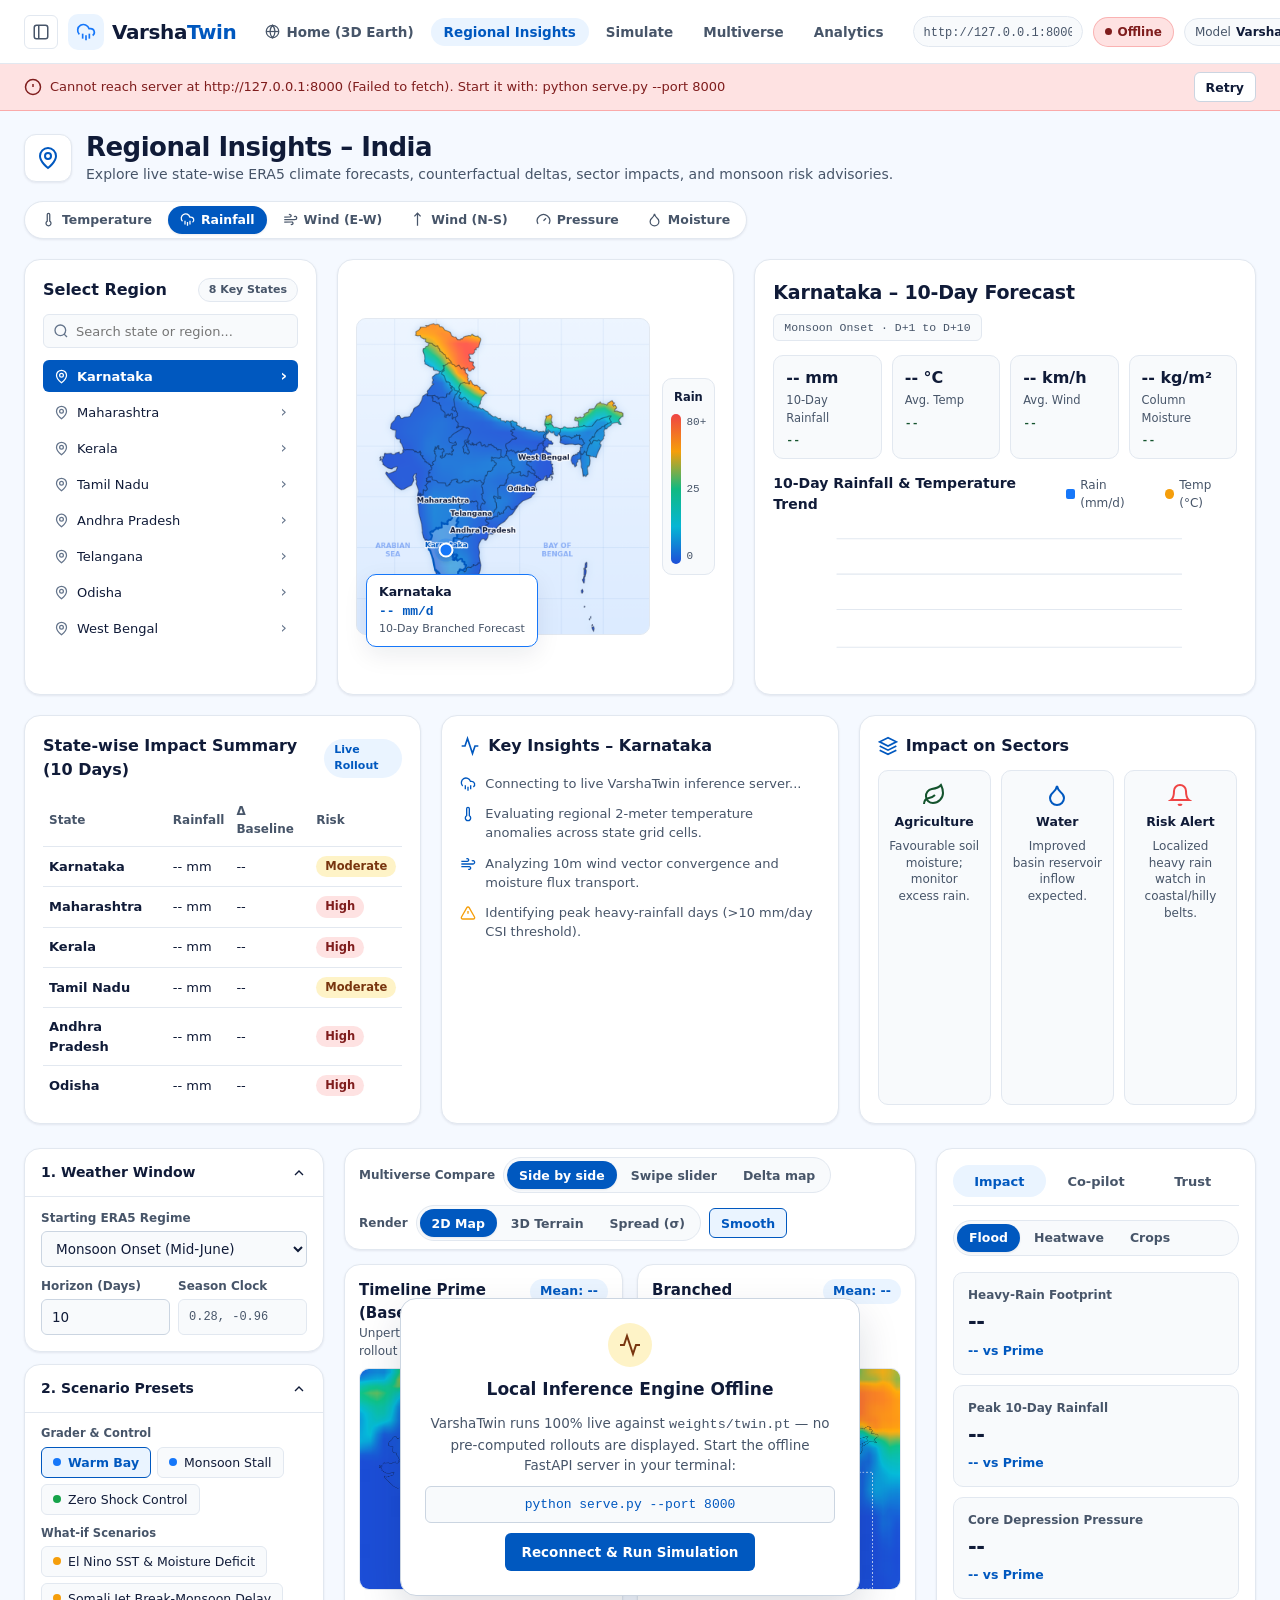
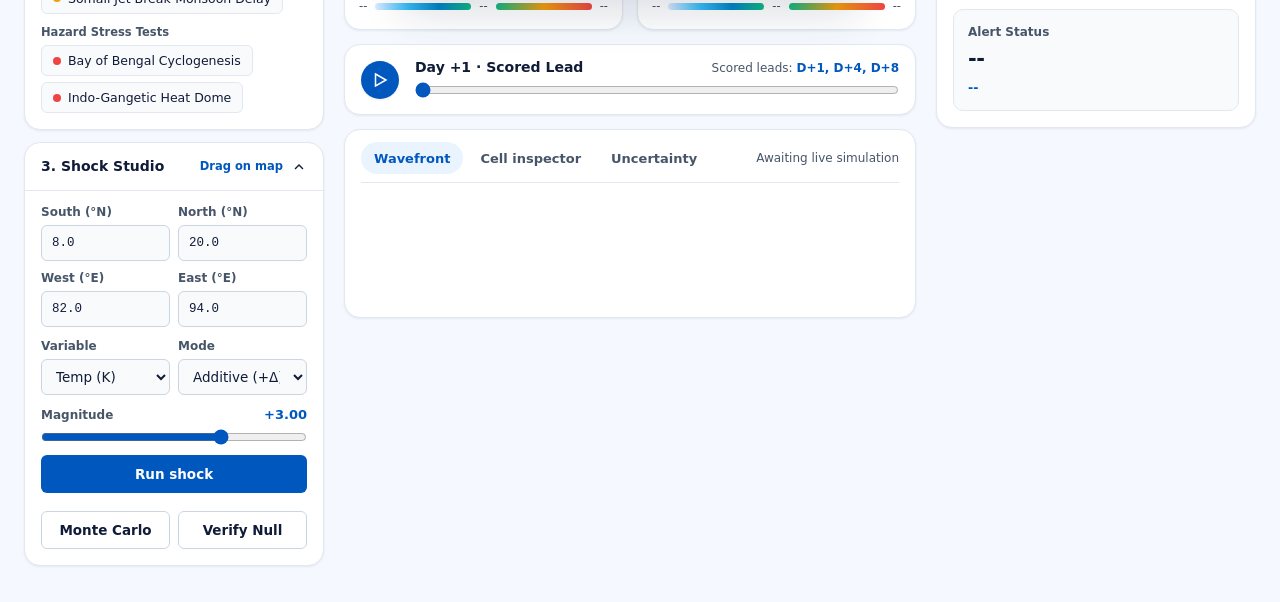
<file: dashboard/index.html>
<!DOCTYPE html>
<html lang="en">
<head>
  <meta charset="UTF-8" />
  <meta name="viewport" content="width=device-width, initial-scale=1.0" />
  <title>VarshaTwin — Regional Insights &amp; Climate Digital Twin (India)</title>
  <link rel="stylesheet" href="style.css" />
</head>
<body>
  <!-- Top Progress Bar (GPU transform scaleX during live POST /simulate) -->
  <div id="sim-progress-bar" class="sim-progress" aria-hidden="true"></div>

  <!-- 3D EARTH-TO-INDIA INTERACTIVE GLOBE OVERLAY (Shown via Home / 3D Globe button) -->
  <section id="globe-intro-overlay" class="globe-overlay hidden" aria-label="3D Earth to India Interactive Globe">
    <div class="globe-stage-wrap">
      <canvas id="canvas-earth-globe" width="880" height="620" role="img" aria-label="Interactive 3D rotating Earth globe highlighting the Indian subcontinent"></canvas>

      <div class="globe-hero-card">
        <span class="pill-badge pill-primary">YUGAANTAR DEVFORGE · TRACK 2: MULTIVERSE OF MONSOON</span>
        <h2 class="globe-hero-title">Understand Earth's Weather.<br />Explore India's Future.</h2>
        <p class="globe-hero-desc">
          Rotate the 3D Earth globe or zoom directly into India's georeferenced 32&times;36 ERA5 climate grid (6.5&deg;N&ndash;37.5&deg;N, 65.5&deg;E&ndash;100.5&deg;E) to run live 10-day counterfactual monsoon simulations.
        </p>
        <div class="globe-cta-row">
          <button id="btn-explore-india" type="button" class="btn btn-primary btn-pill">
            <span>Explore India</span>
            <svg viewBox="0 0 24 24" width="16" height="16" fill="none" stroke="currentColor" stroke-width="2" aria-hidden="true">
              <line x1="5" y1="12" x2="19" y2="12" /><polyline points="12 5 19 12 12 19" />
            </svg>
          </button>
          <button id="btn-skip-globe" type="button" class="btn btn-secondary btn-pill">Skip Intro to Dashboard</button>
        </div>
        <div id="globe-zoom-status" class="globe-telemetry-line mono">
          Target: Indian Subcontinent (20.5&deg;N, 78.9&deg;E) &middot; Drag globe to rotate
        </div>
      </div>
    </div>
  </section>

  <!-- GLOBAL NAVIGATION (Exact Stitch Light Header Design) -->
  <header class="topbar">
    <div class="topbar-inner">
      <!-- Brand + Sidebar Toggle -->
      <div class="topbar-left">
        <button id="btn-collapse-left" type="button" class="icon-btn" title="Toggle simulation controls" aria-label="Toggle control sidebar" aria-expanded="true" aria-controls="left-rail">
          <svg viewBox="0 0 24 24" width="18" height="18" fill="none" stroke="currentColor" stroke-width="2" aria-hidden="true">
            <rect x="3" y="3" width="18" height="18" rx="3" /><line x1="9" y1="3" x2="9" y2="21" />
          </svg>
        </button>

        <a href="#sec-regional-insights" id="brand-home-link" class="brand-link">
          <span class="brand-icon-box" aria-hidden="true">
            <svg viewBox="0 0 24 24" width="20" height="20" fill="none" stroke="currentColor" stroke-width="2">
              <path d="M4 14.899A7 7 0 1 1 15.71 8h1.79a4.5 4.5 0 0 1 2.5 8.242" />
              <path d="M16 14v6" /><path d="M8 14v6" /><path d="M12 16v6" />
            </svg>
          </span>
          <span class="brand-wordmark">Varsha<span class="brand-accent">Twin</span></span>
        </a>
      </div>

      <!-- Primary Stitch Pill Navigation -->
      <nav aria-label="Primary" class="primary-nav" id="primary-nav-tabs">
        <button type="button" class="nav-pill" data-nav="globe" id="btn-open-globe">
          <svg viewBox="0 0 24 24" width="15" height="15" fill="none" stroke="currentColor" stroke-width="2" aria-hidden="true">
            <circle cx="12" cy="12" r="10" /><line x1="2" y1="12" x2="22" y2="12" />
            <path d="M12 2a15.3 15.3 0 0 1 4 10 15.3 15.3 0 0 1-4 10 15.3 15.3 0 0 1-4-10 15.3 15.3 0 0 1 4-10z" />
          </svg>
          <span>Home (3D Earth)</span>
        </button>
        <button type="button" class="nav-pill active" data-nav="regional" aria-current="page">Regional Insights</button>
        <button type="button" class="nav-pill" data-nav="simulate">Simulate</button>
        <button type="button" class="nav-pill" data-nav="multiverse">Multiverse</button>
        <button type="button" class="nav-pill" data-nav="analytics">Analytics</button>
      </nav>

      <!-- Right Telemetry, Country Pill, Theme Toggle & Presentation Mode -->
      <div class="topbar-right">
        <div class="endpoint-chip" title="Local offline FastAPI endpoint (POST /health &amp; POST /simulate)">
          <label for="api-url-input" class="sr-only">Inference Server URL</label>
          <input id="api-url-input" type="text" value="http://127.0.0.1:8000" aria-label="Inference Server URL" />
        </div>

        <div id="api-status-pill" class="status-pill status-connecting" role="status" title="Live connection status to serve.py">
          <span class="status-dot"></span>
          <span id="api-status-text">Connecting</span>
        </div>

        <div class="meta-item hide-md" title="Loaded neural checkpoint in weights/twin.pt">
          <span class="meta-label">Model</span>
          <span id="telemetry-model" class="meta-val">VarshaTwin-L3</span>
        </div>

        <div class="meta-item hide-md" title="Server execution time for 10-day rollout">
          <span id="telemetry-ms" class="meta-val tabular">-- ms</span>
        </div>

        <button id="btn-trust-topbar" type="button" class="trust-pill pending" title="View all 8 automated grader verification checks" aria-label="Open Trust checks">
          <span id="trust-topbar-text" class="tabular">--/8</span>
        </button>

        <button type="button" id="btn-country-pill" class="country-pill hide-sm" title="Georeferenced India Domain (6.5°N–37.5°N, 65.5°E–100.5°E)">
          <svg viewBox="0 0 24 24" width="15" height="15" fill="none" stroke="currentColor" stroke-width="2" class="text-primary" aria-hidden="true">
            <circle cx="12" cy="12" r="10" /><path d="M2 12h20" /><path d="M12 2a15.3 15.3 0 0 1 4 10 15.3 15.3 0 0 1-4 10 15.3 15.3 0 0 1-4-10 15.3 15.3 0 0 1 4-10z" />
          </svg>
          <span>India</span>
        </button>

        <button id="btn-theme-toggle" type="button" class="circle-icon-btn" aria-label="Toggle light or dark theme" title="Switch Light / Dark theme">
          <svg id="icon-theme" viewBox="0 0 24 24" width="17" height="17" fill="none" stroke="currentColor" stroke-width="2" aria-hidden="true">
            <circle cx="12" cy="12" r="5" />
            <line x1="12" y1="1" x2="12" y2="3" /><line x1="12" y1="21" x2="12" y2="23" />
            <line x1="4.22" y1="4.22" x2="5.64" y2="5.64" /><line x1="18.36" y1="18.36" x2="19.78" y2="19.78" />
            <line x1="1" y1="12" x2="3" y2="12" /><line x1="21" y1="12" x2="23" y2="12" />
            <line x1="4.22" y1="19.78" x2="5.64" y2="18.36" /><line x1="18.36" y1="5.64" x2="19.78" y2="4.22" />
          </svg>
        </button>

        <button id="btn-toggle-insights" type="button" class="btn btn-ghost btn-sm drawer-trigger" aria-label="Open Insights drawer" aria-expanded="false" aria-controls="right-rail">
          Insights
        </button>

        <button id="btn-present" type="button" class="circle-icon-btn" title="Presentation Mode (Shortcut: P, Esc to exit)" aria-label="Toggle Presentation Mode" aria-pressed="false" aria-keyshortcuts="P">
          <svg viewBox="0 0 24 24" width="16" height="16" fill="none" stroke="currentColor" stroke-width="2" aria-hidden="true">
            <path d="M8 3H5a2 2 0 0 0-2 2v3m18 0V5a2 2 0 0 0-2-2h-3m0 18h3a2 2 0 0 0 2-2v-3M3 16v3a2 2 0 0 0 2 2h3" />
          </svg>
          <span id="present-label" class="sr-only">Present</span>
        </button>
      </div>
    </div>
  </header>

  <!-- API Offline / Error Banner -->
  <div id="api-error-banner" class="error-banner hidden" role="alert">
    <div class="error-banner-content">
      <svg viewBox="0 0 24 24" width="18" height="18" fill="none" stroke="currentColor" stroke-width="2" aria-hidden="true">
        <circle cx="12" cy="12" r="10" /><line x1="12" y1="8" x2="12" y2="12" /><line x1="12" y1="16" x2="12.01" y2="16" />
      </svg>
      <span id="api-error-msg">Server offline at http://127.0.0.1:8000. Run <code>python serve.py --port 8000</code> and retry.</span>
    </div>
    <button id="btn-retry-api" type="button" class="btn btn-secondary btn-sm">Retry</button>
  </div>

  <!-- Slide-over Backdrop -->
  <div id="drawer-backdrop" class="drawer-backdrop hidden" aria-hidden="true"></div>

  <!-- ========================================================================
       STITCH MAIN CONTAINER: REGIONAL INSIGHTS – INDIA + MULTIVERSE WORKSPACE
       ======================================================================== -->
  <div class="page-container">

    <!-- SECTION A: REGIONAL INSIGHTS – INDIA (Exact Stitch 12-Column Layout, Live-Coupled to POST /simulate) -->
    <section id="sec-regional-insights" class="regional-section" aria-label="Regional Insights India">
      <!-- Top Header + Variable Selector -->
      <div class="regional-header-row">
        <div class="regional-title-group">
          <span class="location-badge-icon" aria-hidden="true">
            <svg viewBox="0 0 24 24" width="24" height="24" fill="none" stroke="currentColor" stroke-width="2">
              <path d="M20 10c0 6-8 12-8 12s-8-6-8-12a8 8 0 0 1 16 0Z" />
              <circle cx="12" cy="10" r="3" />
            </svg>
          </span>
          <div>
            <h1 class="page-headline">Regional Insights &ndash; India</h1>
            <p class="page-subtitle">
              Explore live state-wise ERA5 climate forecasts, counterfactual deltas, sector impacts, and monsoon risk advisories.
            </p>
          </div>
        </div>

        <!-- 6 Climate Variable Pill Selector (Synced with main simulation channel) -->
        <div id="channel-tabs" class="variable-pill-bar" role="group" aria-label="Atmospheric Variable">
          <button type="button" class="seg-btn var-pill" aria-pressed="false" data-ch="0" title="2-meter Air Temperature (t2m, °C)">
            <svg viewBox="0 0 24 24" width="15" height="15" fill="none" stroke="currentColor" stroke-width="2" aria-hidden="true"><path d="M14 4v10.54a4 4 0 1 1-4 0V4a2 2 0 0 1 4 0Z"/></svg>
            <span>Temperature</span>
          </button>
          <button type="button" class="seg-btn var-pill active" aria-pressed="true" data-ch="1" title="Daily Total Precipitation (tp, mm/day)">
            <svg viewBox="0 0 24 24" width="15" height="15" fill="none" stroke="currentColor" stroke-width="2" aria-hidden="true"><path d="M4 14.899A7 7 0 1 1 15.71 8h1.79a4.5 4.5 0 0 1 2.5 8.242"/><path d="M16 14v6"/><path d="M8 14v6"/><path d="M12 16v6"/></svg>
            <span>Rainfall</span>
          </button>
          <button type="button" class="seg-btn var-pill" aria-pressed="false" data-ch="2" title="10-meter Eastward Wind (u10, m/s)">
            <svg viewBox="0 0 24 24" width="15" height="15" fill="none" stroke="currentColor" stroke-width="2" aria-hidden="true"><path d="M17.7 7.7a2.5 2.5 0 1 1 1.8 4.3H2"/><path d="M9.6 4.6A2 2 0 1 1 11 8H2"/><path d="M12.6 19.4A2 2 0 1 0 14 16H2"/></svg>
            <span>Wind (E-W)</span>
          </button>
          <button type="button" class="seg-btn var-pill" aria-pressed="false" data-ch="3" title="10-meter Northward Wind (v10, m/s)">
            <svg viewBox="0 0 24 24" width="15" height="15" fill="none" stroke="currentColor" stroke-width="2" aria-hidden="true"><path d="M12 2v20"/><path d="m17 7-5-5-5 5"/></svg>
            <span>Wind (N-S)</span>
          </button>
          <button type="button" class="seg-btn var-pill" aria-pressed="false" data-ch="4" title="Mean Sea-Level Pressure (msl, hPa)">
            <svg viewBox="0 0 24 24" width="15" height="15" fill="none" stroke="currentColor" stroke-width="2" aria-hidden="true"><path d="m12 14 4-4"/><path d="M3.34 19a10 10 0 1 1 17.32 0"/></svg>
            <span>Pressure</span>
          </button>
          <button type="button" class="seg-btn var-pill" aria-pressed="false" data-ch="5" title="Total Column Water Vapour (tcwv, kg/m²)">
            <svg viewBox="0 0 24 24" width="15" height="15" fill="none" stroke="currentColor" stroke-width="2" aria-hidden="true"><path d="M12 22a7 7 0 0 0 7-7c0-2-1-3.9-3-5.5s-3.5-4-4-6.5c-.5 2.5-2 4.9-4 6.5C6 11.1 5 13 5 15a7 7 0 0 0 7 7z"/></svg>
            <span>Moisture</span>
          </button>
        </div>
      </div>

      <!-- Top 3-Column Row (12-Col Grid): Select Region (3) | Interactive Georeferenced India Map (4) | Selected State 10-Day Forecast (5) -->
      <div class="stitch-grid-12">
        <!-- Col 1 (3 cols): State Selector -->
        <article class="stitch-card col-span-3 state-selector-card">
          <div class="card-title-row">
            <h2 class="card-title">Select Region</h2>
            <span class="pill-badge pill-subtle">8 Key States</span>
          </div>
          <div class="search-box-wrap">
            <svg class="search-icon" viewBox="0 0 24 24" width="16" height="16" fill="none" stroke="currentColor" stroke-width="2" aria-hidden="true">
              <circle cx="11" cy="11" r="8" /><line x1="21" y1="21" x2="16.65" y2="16.65" />
            </svg>
            <input id="state-search" type="search" placeholder="Search state or region..." class="search-input" aria-label="Search state or region" />
          </div>
          <div id="state-list" class="state-btn-list" role="listbox" aria-label="Indian States">
            <button type="button" data-state="Karnataka" class="state-btn active" role="option" aria-selected="true">
              <span class="state-btn-left">
                <svg viewBox="0 0 24 24" width="15" height="15" fill="none" stroke="currentColor" stroke-width="2" aria-hidden="true"><path d="M20 10c0 6-8 12-8 12s-8-6-8-12a8 8 0 0 1 16 0Z"/><circle cx="12" cy="10" r="3"/></svg>
                <span>Karnataka</span>
              </span>
              <span class="state-btn-chevron" aria-hidden="true">&rsaquo;</span>
            </button>
            <button type="button" data-state="Maharashtra" class="state-btn" role="option" aria-selected="false">
              <span class="state-btn-left">
                <svg viewBox="0 0 24 24" width="15" height="15" fill="none" stroke="currentColor" stroke-width="2" aria-hidden="true"><path d="M20 10c0 6-8 12-8 12s-8-6-8-12a8 8 0 0 1 16 0Z"/><circle cx="12" cy="10" r="3"/></svg>
                <span>Maharashtra</span>
              </span>
              <span class="state-btn-chevron" aria-hidden="true">&rsaquo;</span>
            </button>
            <button type="button" data-state="Kerala" class="state-btn" role="option" aria-selected="false">
              <span class="state-btn-left">
                <svg viewBox="0 0 24 24" width="15" height="15" fill="none" stroke="currentColor" stroke-width="2" aria-hidden="true"><path d="M20 10c0 6-8 12-8 12s-8-6-8-12a8 8 0 0 1 16 0Z"/><circle cx="12" cy="10" r="3"/></svg>
                <span>Kerala</span>
              </span>
              <span class="state-btn-chevron" aria-hidden="true">&rsaquo;</span>
            </button>
            <button type="button" data-state="Tamil Nadu" class="state-btn" role="option" aria-selected="false">
              <span class="state-btn-left">
                <svg viewBox="0 0 24 24" width="15" height="15" fill="none" stroke="currentColor" stroke-width="2" aria-hidden="true"><path d="M20 10c0 6-8 12-8 12s-8-6-8-12a8 8 0 0 1 16 0Z"/><circle cx="12" cy="10" r="3"/></svg>
                <span>Tamil Nadu</span>
              </span>
              <span class="state-btn-chevron" aria-hidden="true">&rsaquo;</span>
            </button>
            <button type="button" data-state="Andhra Pradesh" class="state-btn" role="option" aria-selected="false">
              <span class="state-btn-left">
                <svg viewBox="0 0 24 24" width="15" height="15" fill="none" stroke="currentColor" stroke-width="2" aria-hidden="true"><path d="M20 10c0 6-8 12-8 12s-8-6-8-12a8 8 0 0 1 16 0Z"/><circle cx="12" cy="10" r="3"/></svg>
                <span>Andhra Pradesh</span>
              </span>
              <span class="state-btn-chevron" aria-hidden="true">&rsaquo;</span>
            </button>
            <button type="button" data-state="Telangana" class="state-btn" role="option" aria-selected="false">
              <span class="state-btn-left">
                <svg viewBox="0 0 24 24" width="15" height="15" fill="none" stroke="currentColor" stroke-width="2" aria-hidden="true"><path d="M20 10c0 6-8 12-8 12s-8-6-8-12a8 8 0 0 1 16 0Z"/><circle cx="12" cy="10" r="3"/></svg>
                <span>Telangana</span>
              </span>
              <span class="state-btn-chevron" aria-hidden="true">&rsaquo;</span>
            </button>
            <button type="button" data-state="Odisha" class="state-btn" role="option" aria-selected="false">
              <span class="state-btn-left">
                <svg viewBox="0 0 24 24" width="15" height="15" fill="none" stroke="currentColor" stroke-width="2" aria-hidden="true"><path d="M20 10c0 6-8 12-8 12s-8-6-8-12a8 8 0 0 1 16 0Z"/><circle cx="12" cy="10" r="3"/></svg>
                <span>Odisha</span>
              </span>
              <span class="state-btn-chevron" aria-hidden="true">&rsaquo;</span>
            </button>
            <button type="button" data-state="West Bengal" class="state-btn" role="option" aria-selected="false">
              <span class="state-btn-left">
                <svg viewBox="0 0 24 24" width="15" height="15" fill="none" stroke="currentColor" stroke-width="2" aria-hidden="true"><path d="M20 10c0 6-8 12-8 12s-8-6-8-12a8 8 0 0 1 16 0Z"/><circle cx="12" cy="10" r="3"/></svg>
                <span>West Bengal</span>
              </span>
              <span class="state-btn-chevron" aria-hidden="true">&rsaquo;</span>
            </button>
          </div>
        </article>

        <!-- Col 2 (4 cols): Interactive Georeferenced India Map (100% Offline Canvas + State Polygons + Live Pin) -->
        <article class="stitch-card col-span-4 regional-map-card">
          <div class="regional-map-stage">
            <div id="regional-map-box" class="regional-canvas-holder shimmer-target">
              <canvas id="canvas-india-regional" width="380" height="410" role="img" aria-label="Interactive georeferenced India map with state boundaries and live climate field"></canvas>
              <span id="map-pin" style="left: 34%; top: 73%;" class="regional-map-pin" title="Selected State Location"></span>
            </div>

            <!-- Floating Map Callout -->
            <div class="regional-map-callout">
              <div id="callout-state" class="callout-title">Karnataka</div>
              <div id="callout-rain" class="callout-metric mono tabular">-- mm/d</div>
              <div id="callout-sub" class="callout-sub">10-Day Branched Forecast</div>
            </div>
          </div>

          <!-- Vertical Colorbar Legend -->
          <div class="vertical-legend-box">
            <span id="regional-legend-label" class="v-legend-title">Rain</span>
            <div class="v-legend-body">
              <div class="v-legend-bar"></div>
              <div class="v-legend-ticks mono tabular">
                <span id="reg-leg-max">80+</span>
                <span id="reg-leg-mid">25</span>
                <span id="reg-leg-min">0</span>
              </div>
            </div>
          </div>
        </article>

        <!-- Col 3 (5 cols): Selected State 10-Day Forecast & Bar+Line Trend Chart -->
        <article class="stitch-card col-span-5 state-forecast-card">
          <div class="forecast-card-header">
            <h2 id="state-forecast-title" class="card-headline">Karnataka &ndash; 10-Day Forecast</h2>
            <span id="state-window-badge" class="window-date-chip mono">Monsoon Onset &middot; D+1 to D+10</span>
          </div>

          <!-- 4 State KPI Tiles -->
          <div class="state-kpi-grid">
            <div class="state-kpi-tile">
              <div id="kpi-rain" class="state-kpi-val tabular">-- mm</div>
              <div class="state-kpi-lbl">10-Day Rainfall</div>
              <div id="kpi-rain-delta" class="state-kpi-delta mono tabular">--</div>
            </div>
            <div class="state-kpi-tile">
              <div id="kpi-temp" class="state-kpi-val tabular">-- &deg;C</div>
              <div class="state-kpi-lbl">Avg. Temp</div>
              <div id="kpi-temp-delta" class="state-kpi-delta mono tabular">--</div>
            </div>
            <div class="state-kpi-tile">
              <div id="kpi-wind" class="state-kpi-val tabular">-- km/h</div>
              <div class="state-kpi-lbl">Avg. Wind</div>
              <div id="kpi-wind-delta" class="state-kpi-delta mono tabular">--</div>
            </div>
            <div class="state-kpi-tile">
              <div id="kpi-moist" class="state-kpi-val tabular">-- kg/m&sup2;</div>
              <div class="state-kpi-lbl">Column Moisture</div>
              <div id="kpi-moist-delta" class="state-kpi-delta mono tabular">--</div>
            </div>
          </div>

          <!-- 10-Day Rainfall (Bars) & Temperature (Line) SVG Trend Chart -->
          <div class="trend-chart-block">
            <div class="trend-chart-header">
              <span class="card-title-sm">10-Day Rainfall &amp; Temperature Trend</span>
              <div class="trend-legend">
                <span class="trend-leg-item"><span class="leg-swatch-bar"></span>Rain (mm/d)</span>
                <span class="trend-leg-item"><span class="leg-swatch-line"></span>Temp (&deg;C)</span>
              </div>
            </div>
            <svg id="state-trend-svg" viewBox="0 0 360 140" class="trend-svg" role="img" aria-label="10-day state rainfall bars and temperature line trend">
              <g stroke="var(--border)" stroke-width="1">
                <line x1="28" y1="16" x2="340" y2="16"></line>
                <line x1="28" y1="48" x2="340" y2="48"></line>
                <line x1="28" y1="80" x2="340" y2="80"></line>
                <line x1="28" y1="114" x2="340" y2="114"></line>
              </g>
              <g id="trend-bars-group" fill="#60A5FA"></g>
              <polyline id="trend-temp-line" fill="none" stroke="#F59E0B" stroke-width="2.4" points=""></polyline>
              <g id="trend-dots-group" fill="#F59E0B"></g>
              <g id="trend-xlabels-group" font-size="9.5" fill="var(--muted)" text-anchor="middle"></g>
            </svg>
          </div>
        </article>
      </div>

      <!-- Bottom 3-Column Row (12-Col Grid): State-wise Impact Summary Table (4) | Key Insights (4) | Impact on Sectors (4) -->
      <div class="stitch-grid-12">
        <!-- Col 1 (4 cols): State-wise Impact Summary Table -->
        <article class="stitch-card col-span-4">
          <div class="card-title-row">
            <h2 class="card-title">State-wise Impact Summary (10 Days)</h2>
            <span class="pill-badge pill-primary">Live Rollout</span>
          </div>
          <div class="table-wrap">
            <table class="stitch-table">
              <thead>
                <tr>
                  <th scope="col">State</th>
                  <th scope="col">Rainfall</th>
                  <th scope="col">&Delta; Baseline</th>
                  <th scope="col">Risk</th>
                </tr>
              </thead>
              <tbody id="state-summary-tbody">
                <tr><td class="font-semibold">Karnataka</td><td class="tabular">-- mm</td><td class="tabular text-success">--</td><td><span class="risk-pill risk-mod">Moderate</span></td></tr>
                <tr><td class="font-semibold">Maharashtra</td><td class="tabular">-- mm</td><td class="tabular text-success">--</td><td><span class="risk-pill risk-high">High</span></td></tr>
                <tr><td class="font-semibold">Kerala</td><td class="tabular">-- mm</td><td class="tabular text-success">--</td><td><span class="risk-pill risk-high">High</span></td></tr>
                <tr><td class="font-semibold">Tamil Nadu</td><td class="tabular">-- mm</td><td class="tabular text-success">--</td><td><span class="risk-pill risk-mod">Moderate</span></td></tr>
                <tr><td class="font-semibold">Andhra Pradesh</td><td class="tabular">-- mm</td><td class="tabular text-success">--</td><td><span class="risk-pill risk-high">High</span></td></tr>
                <tr><td class="font-semibold">Odisha</td><td class="tabular">-- mm</td><td class="tabular text-success">--</td><td><span class="risk-pill risk-high">High</span></td></tr>
              </tbody>
            </table>
          </div>
        </article>

        <!-- Col 2 (4 cols): Key Insights – Selected State -->
        <article class="stitch-card col-span-4">
          <div class="card-icon-header">
            <svg viewBox="0 0 24 24" width="20" height="20" fill="none" stroke="currentColor" stroke-width="2" class="text-primary" aria-hidden="true">
              <polyline points="22 12 18 12 15 21 9 3 6 12 2 12" />
            </svg>
            <h2 id="insights-title" class="card-title">Key Insights &ndash; Karnataka</h2>
          </div>
          <ul class="insights-list">
            <li class="insight-item">
              <svg viewBox="0 0 24 24" width="16" height="16" fill="none" stroke="currentColor" stroke-width="2" class="text-primary shrink-0" aria-hidden="true"><path d="M4 14.899A7 7 0 1 1 15.71 8h1.79a4.5 4.5 0 0 1 2.5 8.242"/><path d="M16 14v6"/><path d="M8 14v6"/><path d="M12 16v6"/></svg>
              <span id="insight-1">Connecting to live VarshaTwin inference server...</span>
            </li>
            <li class="insight-item">
              <svg viewBox="0 0 24 24" width="16" height="16" fill="none" stroke="currentColor" stroke-width="2" class="text-primary shrink-0" aria-hidden="true"><path d="M14 4v10.54a4 4 0 1 1-4 0V4a2 2 0 0 1 4 0Z"/></svg>
              <span id="insight-2">Evaluating regional 2-meter temperature anomalies across state grid cells.</span>
            </li>
            <li class="insight-item">
              <svg viewBox="0 0 24 24" width="16" height="16" fill="none" stroke="currentColor" stroke-width="2" class="text-primary shrink-0" aria-hidden="true"><path d="M17.7 7.7a2.5 2.5 0 1 1 1.8 4.3H2"/><path d="M9.6 4.6A2 2 0 1 1 11 8H2"/><path d="M12.6 19.4A2 2 0 1 0 14 16H2"/></svg>
              <span id="insight-3">Analyzing 10m wind vector convergence and moisture flux transport.</span>
            </li>
            <li class="insight-item">
              <svg viewBox="0 0 24 24" width="16" height="16" fill="none" stroke="currentColor" stroke-width="2" class="text-warning shrink-0" aria-hidden="true"><path d="m21.73 18-8-14a2 2 0 0 0-3.48 0l-8 14A2 2 0 0 0 4 21h16a2 2 0 0 0 1.73-3Z"/><line x1="12" y1="9" x2="12" y2="13"/><line x1="12" y1="17" x2="12.01" y2="17"/></svg>
              <span id="insight-4">Identifying peak heavy-rainfall days (&gt;10 mm/day CSI threshold).</span>
            </li>
          </ul>
        </article>

        <!-- Col 3 (4 cols): Impact on Sectors (Agriculture | Water | Risk Alert) -->
        <article class="stitch-card col-span-4">
          <div class="card-icon-header">
            <svg viewBox="0 0 24 24" width="20" height="20" fill="none" stroke="currentColor" stroke-width="2" class="text-primary" aria-hidden="true">
              <polygon points="12 2 2 7 12 12 22 7 12 2" /><polyline points="2 17 12 22 22 17" /><polyline points="2 12 12 17 22 12" />
            </svg>
            <h2 class="card-title">Impact on Sectors</h2>
          </div>
          <div class="sector-tri-grid">
            <div class="sector-tile">
              <span class="sector-icon text-success" aria-hidden="true">
                <svg viewBox="0 0 24 24" width="24" height="24" fill="none" stroke="currentColor" stroke-width="2"><path d="M11 20A7 7 0 0 1 9.8 6.1C15.5 5 17 4.48 19 2c1 2 2 4.18 2 8 0 5.5-4.78 10-10 10Z"/><path d="M2 21c0-3 1.85-5.36 5.08-6C9.5 14.52 12 13 13 12"/></svg>
              </span>
              <h3 class="sector-name">Agriculture</h3>
              <p id="sector-agri" class="sector-desc">Favourable soil moisture; monitor excess rain.</p>
            </div>
            <div class="sector-tile">
              <span class="sector-icon text-primary" aria-hidden="true">
                <svg viewBox="0 0 24 24" width="24" height="24" fill="none" stroke="currentColor" stroke-width="2"><path d="M12 22a7 7 0 0 0 7-7c0-2-1-3.9-3-5.5s-3.5-4-4-6.5c-.5 2.5-2 4.9-4 6.5C6 11.1 5 13 5 15a7 7 0 0 0 7 7z"/></svg>
              </span>
              <h3 class="sector-name">Water</h3>
              <p id="sector-water" class="sector-desc">Improved basin reservoir inflow expected.</p>
            </div>
            <div class="sector-tile">
              <span class="sector-icon text-danger" aria-hidden="true">
                <svg viewBox="0 0 24 24" width="24" height="24" fill="none" stroke="currentColor" stroke-width="2"><path d="M6 8a6 6 0 0 1 12 0c0 7 3 9 3 9H3s3-2 3-9"/><path d="M10.3 21a1.94 1.94 0 0 0 3.4 0"/></svg>
              </span>
              <h3 class="sector-name">Risk Alert</h3>
              <p id="sector-risk" class="sector-desc">Localized heavy rain watch in coastal/hilly belts.</p>
            </div>
          </div>
        </article>
      </div>
    </section>

    <!-- ======================================================================
         SECTION B: MULTIVERSE SIMULATION, SHOCK STUDIO & ANALYTICS WORKSPACE
         ====================================================================== -->
    <div id="workspace-shell" class="workspace">

      <!-- LEFT CONTROL RAIL (Scenario, Presets, Shock Studio) -->
      <aside id="left-rail" class="left-rail" aria-label="Simulation Controls">
        <!-- Accordion 1: Scenario -->
        <details class="accordion" open>
          <summary class="accordion-header">
            <span>1. Weather Window</span>
            <svg class="chevron" viewBox="0 0 24 24" width="16" height="16" fill="none" stroke="currentColor" stroke-width="2"><polyline points="6 9 12 15 18 9"/></svg>
          </summary>
          <div class="accordion-body">
            <div class="field">
              <label class="field-label" for="window-select" title="3 consecutive days of historical ERA5 state over India (2020–2021 validation split)">Starting ERA5 Regime</label>
              <select id="window-select" class="control-input">
                <option value="monsoon_onset">Monsoon Onset (Mid-June)</option>
                <option value="cyclone_oct">Bay Cyclone Surge (Mid-Oct)</option>
                <option value="heatwave_may">Pre-Monsoon Heatwave (Mid-May)</option>
              </select>
            </div>
            <div class="grid-2">
              <div class="field">
                <label class="field-label" for="steps-input" title="Number of daily steps rolled forward by POST /simulate (4 to 14 days)">Horizon (Days)</label>
                <input id="steps-input" type="number" class="control-input tabular" min="4" max="14" value="10" />
              </div>
              <div class="field">
                <label class="field-label" for="doy-badge" title="Day-of-year seasonal phase [sin(2π·doy/365), cos(2π·doy/365)]">Season Clock</label>
                <output id="doy-badge" class="coord-readout">0.28, -0.96</output>
              </div>
            </div>
          </div>
        </details>

        <!-- Accordion 2: Grouped Preset Chips -->
        <details class="accordion" open>
          <summary class="accordion-header">
            <span>2. Scenario Presets</span>
            <svg class="chevron" viewBox="0 0 24 24" width="16" height="16" fill="none" stroke="currentColor" stroke-width="2"><polyline points="6 9 12 15 18 9"/></svg>
          </summary>
          <div class="accordion-body">
            <div id="preset-buttons" class="preset-groups"></div>
          </div>
        </details>

        <!-- Accordion 3: Shock Studio -->
        <details class="accordion" open>
          <summary class="accordion-header">
            <span>3. Shock Studio</span>
            <span class="hint-text" title="Click and drag on any 2D map to draw a custom shock region">Drag on map</span>
            <svg class="chevron" viewBox="0 0 24 24" width="16" height="16" fill="none" stroke="currentColor" stroke-width="2"><polyline points="6 9 12 15 18 9"/></svg>
          </summary>
          <div class="accordion-body">
            <div class="coords-grid" title="Bounding box on India's 32×36 1° grid (6.5°–37.5°N, 65.5°–100.5°E)">
              <div class="field">
                <label class="field-label" for="box-lat-min">South (&deg;N)</label>
                <input id="box-lat-min" type="number" class="control-input mono" min="6.5" max="37.5" step="1" value="8.0" />
              </div>
              <div class="field">
                <label class="field-label" for="box-lat-max">North (&deg;N)</label>
                <input id="box-lat-max" type="number" class="control-input mono" min="6.5" max="37.5" step="1" value="20.0" />
              </div>
              <div class="field">
                <label class="field-label" for="box-lon-min">West (&deg;E)</label>
                <input id="box-lon-min" type="number" class="control-input mono" min="65.5" max="100.5" step="1" value="82.0" />
              </div>
              <div class="field">
                <label class="field-label" for="box-lon-max">East (&deg;E)</label>
                <input id="box-lon-max" type="number" class="control-input mono" min="65.5" max="100.5" step="1" value="94.0" />
              </div>
            </div>

            <div class="grid-2">
              <div class="field">
                <label class="field-label" for="shock-channel" title="Atmospheric variable perturbed on Day 0">Variable</label>
                <select id="shock-channel" class="control-input">
                  <option value="0">Temp (K)</option>
                  <option value="1">Rain (mm/d)</option>
                  <option value="2">E-Wind (m/s)</option>
                  <option value="3">N-Wind (m/s)</option>
                  <option value="4">Pressure (Pa)</option>
                  <option value="5">Moisture (kg/m&sup2;)</option>
                </select>
              </div>
              <div class="field">
                <label class="field-label" for="shock-mode" title="Add a fixed physical value or scale Day 0 by a fraction">Mode</label>
                <select id="shock-mode" class="control-input">
                  <option value="add">Additive (+&Delta;)</option>
                  <option value="rel">Relative (&times;)</option>
                </select>
              </div>
            </div>

            <div class="field">
              <div class="label-row">
                <label class="field-label" for="shock-strength">Magnitude</label>
                <span id="shock-strength-val" class="strength-readout tabular">+3.00</span>
              </div>
              <input id="shock-strength" type="range" class="range-input" min="-8.0" max="8.0" step="0.1" value="3.0" />
            </div>

            <button id="btn-run-custom" type="button" class="btn btn-primary btn-block" title="Send custom Day-0 perturbation to POST /simulate">
              Run shock
            </button>

            <div class="grid-2 mt-2">
              <button id="btn-run-mc" type="button" class="btn btn-secondary" title="Run 5 live micro-perturbed rollouts to estimate forecast uncertainty">
                Monte Carlo
              </button>
              <button id="btn-verify-null" type="button" class="btn btn-secondary" title="Send explicit all-zeros perturbation and verify bitwise 0.0 difference vs Prime">
                Verify Null
              </button>
            </div>
          </div>
        </details>
      </aside>

      <!-- MAIN MULTIVERSE STAGE -->
      <main id="sec-multiverse-stage" class="main-stage">
        <!-- Stage Segmented Toolbar -->
        <div class="stage-toolbar surface-card">
          <div class="toolbar-cluster">
            <span class="cluster-label">Multiverse Compare</span>
            <div id="compare-mode-tabs" class="segmented" role="group" aria-label="Comparison Mode">
              <button type="button" class="seg-btn active" aria-pressed="true" data-compare="split" title="View Timeline Prime and Branched Multiverse side by side">Side by side</button>
              <button type="button" class="seg-btn" aria-pressed="false" data-compare="swipe" title="Drag an interactive curtain between Prime and Branched">Swipe slider</button>
              <button type="button" class="seg-btn" aria-pressed="false" data-compare="delta" title="View counterfactual difference (Branched minus Prime)">Delta map</button>
            </div>
          </div>

          <div class="toolbar-cluster">
            <span class="cluster-label">Render</span>
            <div id="render-mode-tabs" class="segmented" role="group" aria-label="Render Mode">
              <button type="button" class="seg-btn active" aria-pressed="true" data-mode="2d" title="2D georeferenced heatmap with India state boundaries &amp; wind vectors">2D Map</button>
              <button type="button" class="seg-btn" aria-pressed="false" data-mode="3d" title="3D isometric terrain showing Himalayas &amp; Western Ghats elevation">3D Terrain</button>
              <button type="button" class="seg-btn" aria-pressed="false" data-mode="mc" title="Monte Carlo 5-member ensemble spread (σ)">Spread (&sigma;)</button>
            </div>
            <button id="btn-grid-smooth" type="button" class="btn btn-secondary btn-sm" title="Switch between bilinearly interpolated smooth heatmap and exact 32×36 raw grid cells" aria-pressed="true">
              Smooth
            </button>
          </div>
        </div>

        <!-- Maps Viewport -->
        <section id="maps-stage" class="maps-stage mode-split" aria-label="Climate Simulation Maps">
          <!-- Map Card 1: Timeline Prime -->
          <div id="card-prime" class="map-panel surface-card">
            <div class="map-header">
              <div>
                <h2 class="map-title">Timeline Prime (Baseline)</h2>
                <p class="map-sub">Unperturbed baseline rollout</p>
              </div>
              <span id="stat-prime" class="stat-readout tabular" title="Spatial mean across the 32×36 grid">Mean: --</span>
            </div>
            <div id="wrap-prime" class="map-canvas-wrap shimmer-target">
              <canvas id="canvas-prime" width="540" height="480" role="img" tabindex="0" aria-label="Timeline Prime unperturbed climate map over India. Use arrow keys to inspect grid cells."></canvas>
              <canvas id="fade-prime" class="map-fade-canvas" width="540" height="480" aria-hidden="true"></canvas>
            </div>
            <div class="legend-row">
              <span id="cb-prime-min" class="tabular">--</span>
              <div class="legend-bar legend-seq"></div>
              <span id="cb-prime-mid" class="legend-mid tabular">--</span>
              <div class="legend-bar legend-seq-hi"></div>
              <span id="cb-prime-max" class="tabular">--</span>
            </div>
          </div>

          <!-- Map Card 2: Branched Multiverse (also hosts Swipe Compare curtain) -->
          <div id="card-shock" class="map-panel surface-card">
            <div class="map-header">
              <div>
                <h2 id="shock-panel-title" class="map-title">Branched Multiverse</h2>
                <p id="active-scenario-title" class="map-sub">Warm Bay (+3K, +15% tcwv)</p>
              </div>
              <span id="stat-shock" class="stat-readout tabular" title="Spatial mean of shocked rollout">Mean: --</span>
            </div>
            <div id="swipe-wrap" class="map-canvas-wrap shimmer-target">
              <canvas id="canvas-shock" width="540" height="480" role="img" tabindex="0" aria-label="Branched Multiverse shocked climate map over India. Drag to draw a shock box or use arrow keys to inspect grid cells."></canvas>
              <canvas id="canvas-swipe-prime" class="swipe-overlay-canvas hidden" width="540" height="480" aria-hidden="true"></canvas>
              <canvas id="fade-shock" class="map-fade-canvas" width="540" height="480" aria-hidden="true"></canvas>
              <div id="swipe-badge-left" class="swipe-corner-tag tag-left hidden">Prime</div>
              <div id="swipe-badge-right" class="swipe-corner-tag tag-right hidden">Branched</div>
              <div id="swipe-handle" class="swipe-handle hidden" style="left: 50%;" role="slider" aria-label="Swipe comparison divider" aria-valuemin="0" aria-valuemax="100" aria-valuenow="50" tabindex="0">
                <div class="swipe-line"></div>
                <div class="swipe-knob">&harr;</div>
              </div>
            </div>
            <div class="legend-row">
              <span id="cb-shock-min" class="tabular">--</span>
              <div class="legend-bar legend-seq"></div>
              <span id="cb-shock-mid" class="legend-mid tabular">--</span>
              <div class="legend-bar legend-seq-hi"></div>
              <span id="cb-shock-max" class="tabular">--</span>
            </div>
          </div>

          <!-- Map Card 3: Counterfactual Delta (Visible in Delta compare mode) -->
          <div id="card-delta" class="map-panel surface-card hidden">
            <div class="map-header">
              <div>
                <h2 id="delta-panel-title" class="map-title">Counterfactual Delta (&Delta;)</h2>
                <p id="delta-panel-sub" class="map-sub">Branched minus Prime &middot; Amber box = shock &middot; Dashed = 3-cell locality zone</p>
              </div>
              <span id="stat-delta" class="stat-readout stat-accent tabular">Peak |&Delta;|: --</span>
            </div>
            <div id="wrap-delta" class="map-canvas-wrap shimmer-target">
              <canvas id="canvas-delta" width="540" height="480" role="img" tabindex="0" aria-label="Counterfactual difference map (Branched minus Prime). Use arrow keys to inspect grid cells."></canvas>
              <canvas id="fade-delta" class="map-fade-canvas" width="540" height="480" aria-hidden="true"></canvas>
            </div>
            <div class="legend-row">
              <span id="cb-delta-min" class="tabular">--</span>
              <div class="legend-bar legend-div"></div>
              <span id="cb-delta-mid" class="legend-mid tabular">0</span>
              <div class="legend-bar legend-div-hi"></div>
              <span id="cb-delta-max" class="tabular">--</span>
            </div>
          </div>

          <!-- Empty / API Offline / Connection State Overlay -->
          <div id="stage-state-card" class="stage-state-card hidden" role="status" aria-live="polite">
            <div class="state-card-icon" aria-hidden="true">
              <svg viewBox="0 0 24 24" width="24" height="24" fill="none" stroke="currentColor" stroke-width="2">
                <path d="M22 12h-4l-3 9L9 3l-3 9H2" />
              </svg>
            </div>
            <h3 id="stage-state-title" class="state-card-title">Local Inference Engine Offline</h3>
            <p id="stage-state-desc" class="state-card-desc">
              VarshaTwin runs 100% live against <code>weights/twin.pt</code> &mdash; no pre-computed rollouts are displayed. Start the offline FastAPI server in your terminal:
            </p>
            <div class="state-cmd-box mono">python serve.py --port 8000</div>
            <div class="state-card-actions">
              <button id="btn-stage-retry" type="button" class="btn btn-primary">Reconnect &amp; Run Simulation</button>
            </div>
          </div>

          <!-- Floating Hover Tooltip -->
          <div id="map-tooltip" class="map-tooltip hidden" role="tooltip"></div>
        </section>

        <!-- Timeline Scrubber -->
        <div class="timeline-card surface-card">
          <button id="btn-play" type="button" class="play-btn" aria-label="Play or pause forecast timeline" aria-pressed="false" aria-keyshortcuts="Space" title="Smoothly animate Days +1 to +10 (Shortcut: Space)">
            <svg id="icon-play" viewBox="0 0 24 24" width="18" height="18" fill="none" stroke="currentColor" stroke-width="2">
              <polygon points="6 4 20 12 6 20 6 4" />
            </svg>
          </button>
          <div class="scrubber-body">
            <div class="scrubber-top">
              <span id="current-day-title" class="scrubber-day tabular">Day +1 &middot; Scored Lead</span>
              <span class="scrubber-hint" title="The automated grader evaluates forecast skill at Lead Days 1, 4, and 8">Scored leads: <strong>D+1, D+4, D+8</strong></span>
            </div>
            <input id="day-slider" type="range" class="range-input" min="0" max="9" step="1" value="0" aria-label="Forecast Lead Day" />
            <div id="day-ticks" class="scrubber-ticks"></div>
          </div>
        </div>

        <!-- Bottom Single Tabbed Panel (Wavefront | Cell inspector | Uncertainty) -->
        <section id="sec-analytics-dock" class="bottom-dock surface-card" aria-label="Diagnostic Details">
          <div class="dock-header">
            <div id="bottom-tabs" class="tab-strip" role="tablist" aria-label="Diagnostic Views">
              <button id="tab-btn-wavefront" type="button" class="tab-btn active" role="tab" aria-selected="true" tabindex="0" aria-controls="btab-wavefront" data-btab="wavefront" title="Perturbation energy inside vs. outside the 3-cell shock neighborhood across forecast days">Wavefront</button>
              <button id="tab-btn-inspector" type="button" class="tab-btn" role="tab" aria-selected="false" tabindex="-1" aria-controls="btab-inspector" data-btab="inspector" title="Exact physical values at the hovered 1°×1° grid cell">Cell inspector</button>
              <button id="tab-btn-uncertainty" type="button" class="tab-btn" role="tab" aria-selected="false" tabindex="-1" aria-controls="btab-uncertainty" data-btab="uncertainty" title="5-member Monte Carlo ensemble sensitivity &amp; heavy-rain probability">Uncertainty</button>
            </div>
            <span id="wavefront-summary" class="dock-meta tabular">Awaiting live simulation</span>
          </div>

          <div class="dock-body">
            <!-- Tab 1: Wavefront -->
            <div id="btab-wavefront" class="dock-pane active" role="tabpanel" aria-labelledby="tab-btn-wavefront">
              <canvas id="canvas-wavefront" width="760" height="118" role="img" aria-label="Causality wavefront chart showing perturbation energy inside versus outside the 3-cell shock zone across lead days"></canvas>
            </div>

            <!-- Tab 2: Cell Inspector -->
            <div id="btab-inspector" class="dock-pane" role="tabpanel" aria-labelledby="tab-btn-inspector">
              <div class="inspector-bar">
                <span id="inspect-coords" class="coord-pill mono">--</span>
                <div class="inspector-metrics">
                  <div class="insp-cell"><span class="insp-label">Terrain</span><span id="insp-geo" class="insp-value">--</span></div>
                  <div class="insp-cell"><span class="insp-label">Prime</span><span id="insp-prime" class="insp-value tabular">--</span></div>
                  <div class="insp-cell"><span class="insp-label">Branched</span><span id="insp-shock" class="insp-value tabular">--</span></div>
                  <div class="insp-cell"><span class="insp-label">Delta</span><span id="insp-delta" class="insp-value tabular">--</span></div>
                  <div class="insp-cell"><span class="insp-label">Wind (u, v)</span><span id="insp-wind" class="insp-value tabular">--</span></div>
                  <div class="insp-cell"><span class="insp-label" title="Probability of daily rainfall exceeding 10 mm/day">P(Rain &gt;10mm)</span><span id="insp-prob" class="insp-value tabular">--</span></div>
                </div>
              </div>
            </div>

            <!-- Tab 3: Uncertainty -->
            <div id="btab-uncertainty" class="dock-pane" role="tabpanel" aria-labelledby="tab-btn-uncertainty">
              <div class="uncertainty-pane">
                <div class="unc-info">
                  <h3 class="pane-title">Monte Carlo Sensitivity Ensemble (N = 5)</h3>
                  <p id="mc-status-text" class="pane-desc">Evaluates 5 micro-perturbed live rollouts via <code>POST /simulate</code> to quantify forecast spread (&sigma;) and heavy-rain exceedance probability.</p>
                </div>
                <div class="unc-kpis">
                  <div class="insp-cell"><span class="insp-label">Mean Spread (&sigma;)</span><span id="mc-mean-sigma" class="insp-value tabular">Not run</span></div>
                  <div class="insp-cell"><span class="insp-label">Peak Spread</span><span id="mc-max-sigma" class="insp-value tabular">--</span></div>
                  <div class="insp-cell"><span class="insp-label">Wet Cells (&gt;50% Prob)</span><span id="mc-wet-cells" class="insp-value tabular">--</span></div>
                </div>
                <button id="btn-dock-mc" type="button" class="btn btn-secondary">Run ensemble</button>
              </div>
            </div>
          </div>
        </section>
      </main>

      <!-- RIGHT INSIGHTS PANEL (Impact | Co-pilot | Trust) -->
      <aside id="right-rail" class="right-rail" aria-label="Impact, Co-Pilot and Trust Insights">
        <div class="right-rail-header">
          <div id="right-tabs" class="tab-strip full-width" role="tablist" aria-label="Insights Sections">
            <button id="rtab-btn-impact" type="button" class="tab-btn active" role="tab" aria-selected="true" tabindex="0" aria-controls="rtab-impact" data-rtab="impact">Impact</button>
            <button id="rtab-btn-copilot" type="button" class="tab-btn" role="tab" aria-selected="false" tabindex="-1" aria-controls="rtab-copilot" data-rtab="copilot">Co-pilot</button>
            <button id="rtab-btn-trust" type="button" class="tab-btn" role="tab" aria-selected="false" tabindex="-1" aria-controls="rtab-trust" data-rtab="trust">Trust</button>
          </div>
          <button id="btn-close-drawer" type="button" class="icon-btn drawer-close" aria-label="Close Insights drawer">&times;</button>
        </div>

        <!-- Right Tab 1: Impact (4 Big KPI Cards) -->
        <div id="rtab-impact" class="right-pane active" role="tabpanel" aria-labelledby="rtab-btn-impact">
          <div id="hazard-tabs" class="segmented full-width mb-3" role="group" aria-label="Impact Sector">
            <button type="button" class="seg-btn active" aria-pressed="true" data-hazard="flood" title="Coastal surge, low-pressure depressions &amp; >10 mm/day heavy rain">Flood</button>
            <button type="button" class="seg-btn" aria-pressed="false" data-hazard="heat" title="Land heat extremes, humid wet-bulb stress &amp; cooling power surge">Heatwave</button>
            <button type="button" class="seg-btn" aria-pressed="false" data-hazard="agro" title="Cumulative monsoon moisture balance across agricultural land">Crops</button>
          </div>

          <div id="hazard-metrics-box" class="kpi-stack">
            <div class="kpi-card shimmer-target">
              <span id="hkpi-1-label" class="kpi-label" title="Grid cell-days exceeding the 10.0 mm/day heavy rainfall threshold">Heavy-Rain Footprint</span>
              <span id="hkpi-1-val" class="kpi-value tabular">--</span>
              <span id="hkpi-1-delta" class="kpi-delta tabular">-- vs Prime</span>
            </div>
            <div class="kpi-card shimmer-target">
              <span id="hkpi-2-label" class="kpi-label" title="Maximum cumulative precipitation at any cell">Peak 10-Day Rainfall</span>
              <span id="hkpi-2-val" class="kpi-value tabular">--</span>
              <span id="hkpi-2-delta" class="kpi-delta tabular">-- vs Prime</span>
            </div>
            <div class="kpi-card shimmer-target">
              <span id="hkpi-3-label" class="kpi-label" title="Lowest mean sea-level pressure across the domain (lower = stronger cyclonic depression)">Core Depression Pressure</span>
              <span id="hkpi-3-val" class="kpi-value tabular">--</span>
              <span id="hkpi-3-delta" class="kpi-delta tabular">-- vs Prime</span>
            </div>
            <div class="kpi-card shimmer-target">
              <span id="hkpi-4-label" class="kpi-label" title="Overall counterfactual risk status derived from live rollout difference">Alert Status</span>
              <span id="hkpi-4-val" class="kpi-value">--</span>
              <span id="hkpi-4-delta" class="kpi-delta">--</span>
            </div>
          </div>
        </div>

        <!-- Right Tab 2: Co-pilot -->
        <div id="rtab-copilot" class="right-pane" role="tabpanel" aria-labelledby="rtab-btn-copilot">
          <div class="copilot-card">
            <span class="eyebrow">Rule-Based Advisory &middot; Live Coupled</span>
            <h3 id="copilot-headline" class="copilot-headline">Awaiting simulation</h3>
            <div id="narrator-box" class="copilot-body">
              <p>Connect to the local inference server to generate counterfactual impact advisories.</p>
            </div>

            <button id="btn-copilot-details" type="button" class="btn btn-ghost btn-sm mt-2" aria-expanded="false" aria-controls="policy-actions">
              Show details
            </button>
            <div id="policy-actions" class="policy-drawer hidden"></div>
          </div>
        </div>

        <!-- Right Tab 3: Trust (8/8 Checklist) -->
        <div id="rtab-trust" class="right-pane" role="tabpanel" aria-labelledby="rtab-btn-trust">
          <div class="trust-summary-banner">
            <div>
              <h3 class="trust-summary-title">Grader Verification</h3>
              <p class="trust-summary-sub">Live evaluation on current rollout</p>
            </div>
            <span id="trust-overall-badge" class="trust-score-pill pending tabular">Awaiting rollout</span>
          </div>

          <div id="trust-badges-grid" class="trust-checklist">
            <div class="trust-row pending" id="trust-schema" title="Rollout tensor shape equals [steps, 6, 32, 36]">
              <span class="trust-check" aria-hidden="true">&middot;</span>
              <span class="trust-name">Contract shape</span>
              <span class="trust-val tabular">--</span>
            </div>
            <div class="trust-row pending" id="trust-finite" title="Zero NaN or Inf values anywhere in Prime or Branched rollouts">
              <span class="trust-check" aria-hidden="true">&middot;</span>
              <span class="trust-name">Finite numbers</span>
              <span class="trust-val tabular">--</span>
            </div>
            <div class="trust-row pending" id="trust-rain" title="Precipitation tp is never negative (>= 0.0 mm/day)">
              <span class="trust-check" aria-hidden="true">&middot;</span>
              <span class="trust-name">Non-negative rain</span>
              <span class="trust-val tabular">--</span>
            </div>
            <div class="trust-row pending" id="trust-temp" title="2m air temperature stays strictly within [-40, +60] °C">
              <span class="trust-check" aria-hidden="true">&middot;</span>
              <span class="trust-name">Temperature bounds</span>
              <span class="trust-val tabular">--</span>
            </div>
            <div class="trust-row pending" id="trust-null" title="All-zeros perturbation matches null perturbation within 1e-3 std">
              <span class="trust-check" aria-hidden="true">&middot;</span>
              <span class="trust-name">Zero-shock invariance</span>
              <span class="trust-val tabular">--</span>
            </div>
            <div class="trust-row pending" id="trust-local" title="At least 60% of Day-1 shock energy stays within 3 grid cells of the shock box">
              <span class="trust-check" aria-hidden="true">&middot;</span>
              <span class="trust-name">Day-1 locality (&ge;60%)</span>
              <span class="trust-val tabular">--</span>
            </div>
            <div class="trust-row pending" id="trust-prop" title="Energy outside the 3-cell zone grows >1.5x over Days 4–8">
              <span class="trust-check" aria-hidden="true">&middot;</span>
              <span class="trust-name">Outward spread</span>
              <span class="trust-val tabular">--</span>
            </div>
            <div class="trust-row pending" id="trust-stable" title="Peak shock stays <= 5.0 std and < 5% energy beyond 8 cells/day">
              <span class="trust-check" aria-hidden="true">&middot;</span>
              <span class="trust-name">Bounded &amp; no teleport</span>
              <span class="trust-val tabular">--</span>
            </div>
          </div>
        </div>
      </aside>
    </div>
  </div>

  <script src="presets.js"></script>
  <script src="india_geo.js"></script>
  <script src="app.js"></script>
</body>
</html>
</file>
<file: dashboard/style.css>
/* ==========================================================================
   VarshaTwin — Stitch Light Theme (Default) + Dark Mode Toggle
   100% Offline · System Font Stack · Strict 12-Column Grid Alignment · 60fps
   ========================================================================== */

:root {
  /* Stitch Light Theme Tokens (Default) */
  --bg: #F5F9FF;
  --surface: #FFFFFF;
  --elevated: #F8FAFC;
  --container: #F1F5F9;
  --border: #E2E8F0;
  --border-strong: #CBD5E1;

  /* Text Tokens */
  --text: #101B38;
  --muted: #475569;
  --subtle: #64748B;

  /* Stitch Brand & Semantic Accents */
  --primary: #0058BF;
  --on-primary: #FFFFFF;
  --primary-container: #EAF4FF;
  --on-primary-container: #003A80;
  --climate-blue: #1677F9;
  --accent: #0058BF;
  --accent-soft: #EAF4FF;

  --success: #16A34A;
  --success-soft: #DCFCE7;
  --on-success-soft: #14532D;

  --warning: #F59E0B;
  --warning-soft: #FEF3C7;
  --on-warning-soft: #78350F;

  --danger: #EF4444;
  --danger-soft: #FEE2E2;
  --on-danger-soft: #7F1D1D;

  /* Map Canvas Base */
  --map-ocean: #E6F2FF;
  --map-land: #FFFFFF;
  --map-grid: rgba(0, 88, 191, 0.10);

  /* Radii & Shadows */
  --radius-xs: 6px;
  --radius-sm: 10px;
  --radius: 16px;
  --radius-pill: 9999px;
  --shadow-sm: 0 1px 3px rgba(16, 27, 56, 0.05), 0 1px 2px rgba(16, 27, 56, 0.03);
  --shadow-md: 0 8px 24px rgba(16, 27, 56, 0.08);
  --shadow-lg: 0 18px 42px rgba(16, 27, 56, 0.14);

  /* 8px Spacing Scale */
  --sp-1: 4px;
  --sp-2: 8px;
  --sp-3: 16px;
  --sp-4: 24px;
  --sp-5: 32px;

  /* Offline Typography Stack */
  --font-sans: "Inter", system-ui, -apple-system, "Segoe UI", Roboto, sans-serif;
  --font-mono: "JetBrains Mono", ui-monospace, "Cascadia Code", "Segoe UI Mono", Consolas, monospace;

  /* Layout Dimensions */
  --topbar-h: 64px;
  --left-rail-w: 300px;
  --right-rail-w: 320px;

  /* Motion Curves */
  --ease-out: cubic-bezier(0.2, 0, 0, 1);
  --dur-fast: 150ms;
  --dur-tab: 220ms;
  --dur-map: 300ms;
}

/* Dark Mode Override (Toggled via #btn-theme-toggle) */
body.dark-theme {
  --bg: #0B1120;
  --surface: #111827;
  --elevated: #151F32;
  --container: #1E293B;
  --border: #334155;
  --border-strong: #475569;

  --text: #F1F5F9;
  --muted: #94A3B8;
  --subtle: #64748B;

  --primary: #3B82F6;
  --on-primary: #FFFFFF;
  --primary-container: #1E3A8A;
  --on-primary-container: #DBEAFE;
  --climate-blue: #60A5FA;
  --accent: #38BDF8;
  --accent-soft: rgba(56, 189, 248, 0.16);

  --success: #22C55E;
  --success-soft: rgba(34, 197, 94, 0.16);
  --on-success-soft: #86EFAC;

  --warning: #F59E0B;
  --warning-soft: rgba(245, 158, 11, 0.18);
  --on-warning-soft: #FDE68A;

  --danger: #EF4444;
  --danger-soft: rgba(239, 68, 68, 0.18);
  --on-danger-soft: #FCA5A5;

  --map-ocean: #070F1E;
  --map-land: #11223D;
  --map-grid: rgba(96, 165, 250, 0.14);

  --shadow-sm: 0 2px 10px rgba(0, 0, 0, 0.28);
  --shadow-md: 0 10px 28px rgba(0, 0, 0, 0.42);
  --shadow-lg: 0 20px 48px rgba(0, 0, 0, 0.58);
}

*, *::before, *::after {
  box-sizing: border-box;
  margin: 0;
  padding: 0;
}

html, body {
  min-height: 100%;
  background-color: var(--bg);
  color: var(--text);
  font-family: var(--font-sans);
  font-size: 14px;
  line-height: 1.5;
  -webkit-font-smoothing: antialiased;
  scroll-behavior: smooth;
}

.tabular { font-variant-numeric: tabular-nums; }
.mono { font-family: var(--font-mono); }
.font-semibold { font-weight: 600; }
.shrink-0 { flex-shrink: 0; }
.text-primary { color: var(--primary); }
.text-success { color: var(--on-success-soft); }
.text-warning { color: var(--warning); }
.text-danger { color: var(--danger); }
.hidden { display: none !important; }
.mt-2 { margin-top: var(--sp-2); }
.mb-3 { margin-bottom: var(--sp-3); }
.full-width { width: 100%; }

.sr-only {
  position: absolute;
  width: 1px;
  height: 1px;
  overflow: hidden;
  clip: rect(0, 0, 0, 0);
  white-space: nowrap;
}

:focus-visible {
  outline: 2px solid var(--climate-blue);
  outline-offset: 2px;
}

/* ==========================================================================
   60FPS PROGRESS, SHIMMER & CROSS-FADE
   ========================================================================== */
.sim-progress {
  position: fixed;
  top: 0;
  left: 0;
  right: 0;
  height: 3px;
  background: linear-gradient(90deg, var(--primary), var(--climate-blue), var(--success));
  transform-origin: 0 50%;
  transform: scaleX(0);
  opacity: 0;
  z-index: 100;
  pointer-events: none;
  transition: transform 260ms var(--ease-out), opacity 180ms ease-out;
}
.sim-progress.active { opacity: 1; transform: scaleX(0.74); }
.sim-progress.done { opacity: 0; transform: scaleX(1); }

.shimmer-target {
  position: relative;
  overflow: hidden;
}
.shimmer-target::after {
  content: "";
  position: absolute;
  inset: 0;
  background: linear-gradient(90deg, rgba(255,255,255,0) 0%, rgba(22,119,249,0.10) 50%, rgba(255,255,255,0) 100%);
  transform: translateX(-100%);
  opacity: 0;
  pointer-events: none;
  transition: opacity 150ms ease-out;
}
.is-loading .shimmer-target::after {
  opacity: 1;
  animation: shimmerSweep 1.1s infinite ease-in-out;
}
@keyframes shimmerSweep {
  0% { transform: translateX(-100%); }
  100% { transform: translateX(100%); }
}

@keyframes paneReveal {
  from { opacity: 0; transform: translateY(5px); }
  to { opacity: 1; transform: translateY(0); }
}

.dock-pane.active,
.right-pane.active,
.policy-drawer:not(.hidden) {
  animation: paneReveal var(--dur-tab) var(--ease-out) both;
}

.map-fade-canvas {
  position: absolute;
  inset: 0;
  margin: auto;
  pointer-events: none;
  opacity: 0;
  transition: opacity var(--dur-map) ease-out;
}
.map-fade-canvas.fading-in {
  transition: none;
  opacity: 1;
}

/* ==========================================================================
   3D EARTH-TO-INDIA GLOBE OVERLAY
   ========================================================================== */
.globe-overlay {
  position: fixed;
  inset: 0;
  z-index: 80;
  background: radial-gradient(circle at 62% 48%, #DCEBFF 0%, #EEF5FF 48%, #F5F9FF 100%);
  display: flex;
  align-items: center;
  justify-content: center;
  padding: var(--sp-4);
  animation: paneReveal 260ms var(--ease-out);
}
body.dark-theme .globe-overlay {
  background: radial-gradient(circle at 62% 48%, #0E2348 0%, #081226 55%, #040812 100%);
}
.globe-stage-wrap {
  max-width: 1280px;
  width: 100%;
  display: grid;
  grid-template-columns: 1.1fr 0.9fr;
  align-items: center;
  gap: var(--sp-5);
}
#canvas-earth-globe {
  width: 100%;
  max-width: 640px;
  height: auto;
  cursor: grab;
  justify-self: center;
}
#canvas-earth-globe:active { cursor: grabbing; }
.globe-hero-card {
  background-color: var(--surface);
  border: 1px solid var(--border);
  border-radius: 20px;
  padding: 32px;
  box-shadow: var(--shadow-lg);
  display: flex;
  flex-direction: column;
  align-items: flex-start;
  gap: 16px;
}
.globe-hero-title {
  font-size: 34px;
  line-height: 1.18;
  font-weight: 800;
  letter-spacing: -0.02em;
  color: var(--text);
}
.globe-hero-desc {
  font-size: 15px;
  color: var(--muted);
  line-height: 1.6;
}
.globe-cta-row {
  display: flex;
  flex-wrap: wrap;
  gap: 12px;
  margin-top: 4px;
}
.globe-telemetry-line {
  font-size: 12px;
  color: var(--subtle);
  padding-top: 8px;
  border-top: 1px solid var(--border);
  width: 100%;
}

/* ==========================================================================
   GLOBAL TOP NAVIGATION BAR (Stitch 64px Header)
   ========================================================================== */
.topbar {
  position: sticky;
  top: 0;
  z-index: 40;
  height: var(--topbar-h);
  background-color: var(--surface);
  border-bottom: 1px solid var(--border);
}
.topbar-inner {
  max-width: 1360px;
  margin: 0 auto;
  height: 100%;
  padding: 0 var(--sp-4);
  display: flex;
  align-items: center;
  justify-content: space-between;
  gap: var(--sp-3);
}
.topbar-left, .topbar-right {
  display: flex;
  align-items: center;
  gap: 10px;
}
.brand-link {
  display: flex;
  align-items: center;
  gap: 8px;
  text-decoration: none;
}
.brand-icon-box {
  width: 36px;
  height: 36px;
  border-radius: 10px;
  background-color: var(--primary-container);
  color: var(--climate-blue);
  display: inline-flex;
  align-items: center;
  justify-content: center;
}
.brand-wordmark {
  font-size: 20px;
  font-weight: 700;
  letter-spacing: -0.02em;
  color: var(--text);
}
.brand-accent {
  color: var(--primary);
}

.primary-nav {
  display: flex;
  align-items: center;
  gap: 4px;
}
.nav-pill {
  display: inline-flex;
  align-items: center;
  gap: 6px;
  padding: 6px 13px;
  border-radius: var(--radius-pill);
  border: none;
  background: transparent;
  color: var(--muted);
  font-family: var(--font-sans);
  font-size: 13.5px;
  font-weight: 600;
  white-space: nowrap;
  cursor: pointer;
  transition: background-color var(--dur-fast) ease-out, color var(--dur-fast) ease-out;
}
.nav-pill:hover {
  background-color: var(--elevated);
  color: var(--text);
}
.nav-pill.active {
  background-color: var(--primary-container);
  color: var(--primary);
}

.endpoint-chip {
  background-color: var(--elevated);
  border: 1px solid var(--border);
  border-radius: var(--radius-pill);
  padding: 4px 10px;
}
.endpoint-chip input {
  background: transparent;
  border: none;
  color: var(--muted);
  font-family: var(--font-mono);
  font-size: 12px;
  width: 148px;
}
.endpoint-chip input:focus {
  color: var(--text);
  outline: none;
}

.status-pill {
  display: inline-flex;
  align-items: center;
  gap: 6px;
  height: 30px;
  padding: 0 11px;
  border-radius: var(--radius-pill);
  font-size: 12px;
  font-weight: 600;
  white-space: nowrap;
  border: 1px solid var(--border);
}
.status-dot {
  width: 7px;
  height: 7px;
  border-radius: 50%;
  background-color: currentColor;
}
.status-live {
  background-color: var(--success-soft);
  color: var(--on-success-soft);
  border-color: rgba(22, 163, 74, 0.25);
}
.status-connecting {
  background-color: var(--warning-soft);
  color: var(--on-warning-soft);
  border-color: rgba(245, 158, 11, 0.3);
}
.status-down {
  background-color: var(--danger-soft);
  color: var(--on-danger-soft);
  border-color: rgba(239, 68, 68, 0.3);
}

.meta-item {
  display: inline-flex;
  align-items: baseline;
  gap: 5px;
  padding: 4px 10px;
  background-color: var(--elevated);
  border: 1px solid var(--border);
  border-radius: var(--radius-pill);
  font-size: 12px;
  white-space: nowrap;
}
.meta-label { color: var(--muted); }
.meta-val { font-weight: 600; color: var(--text); }

.trust-pill {
  height: 30px;
  padding: 0 12px;
  border-radius: var(--radius-pill);
  background-color: var(--success-soft);
  color: var(--on-success-soft);
  border: 1px solid rgba(22, 163, 74, 0.3);
  font-size: 12px;
  font-weight: 700;
  white-space: nowrap;
  cursor: pointer;
}
.trust-pill.warn {
  background-color: var(--warning-soft);
  color: var(--on-warning-soft);
}
.trust-pill.pending {
  background-color: var(--elevated);
  color: var(--muted);
  border-color: var(--border);
}

.country-pill {
  display: inline-flex;
  align-items: center;
  gap: 6px;
  height: 32px;
  padding: 0 12px;
  border-radius: var(--radius-pill);
  border: 1px solid var(--border);
  background-color: var(--surface);
  color: var(--text);
  font-size: 12px;
  font-weight: 600;
  cursor: pointer;
}
.circle-icon-btn {
  width: 34px;
  height: 34px;
  border-radius: 50%;
  border: 1px solid var(--border);
  background-color: var(--surface);
  color: var(--primary);
  display: inline-flex;
  align-items: center;
  justify-content: center;
  cursor: pointer;
  transition: background-color var(--dur-fast) ease-out;
}
.circle-icon-btn:hover {
  background-color: var(--primary-container);
}
#btn-present[aria-pressed="true"] {
  background-color: var(--primary);
  color: var(--on-primary);
}

/* Error Banner */
.error-banner {
  background-color: var(--danger-soft);
  border-bottom: 1px solid rgba(239, 68, 68, 0.35);
  color: var(--on-danger-soft);
  padding: 8px 24px;
  display: flex;
  align-items: center;
  justify-content: space-between;
  gap: 16px;
  font-size: 13px;
}
.error-banner-content {
  display: flex;
  align-items: center;
  gap: 8px;
}
.error-banner code {
  font-family: var(--font-mono);
  background-color: rgba(0, 0, 0, 0.08);
  padding: 2px 6px;
  border-radius: 4px;
}

/* ==========================================================================
   MAIN PAGE CONTAINER & STITCH REGIONAL INSIGHTS SECTION
   ========================================================================== */
.page-container {
  max-width: 1360px;
  width: 100%;
  margin: 0 auto;
  padding: 20px 24px 36px;
  display: flex;
  flex-direction: column;
  gap: 24px;
}

.regional-section {
  display: flex;
  flex-direction: column;
  gap: 20px;
}

.regional-header-row {
  display: flex;
  flex-wrap: wrap;
  align-items: center;
  justify-content: space-between;
  gap: 16px;
}
.regional-title-group {
  display: flex;
  align-items: center;
  gap: 14px;
}
.location-badge-icon {
  width: 48px;
  height: 48px;
  border-radius: 12px;
  background-color: var(--surface);
  border: 1px solid var(--border);
  color: var(--primary);
  box-shadow: var(--shadow-sm);
  display: inline-flex;
  align-items: center;
  justify-content: center;
  flex-shrink: 0;
}
.page-headline {
  font-size: 26px;
  line-height: 1.25;
  font-weight: 700;
  letter-spacing: -0.02em;
  color: var(--text);
}
.page-subtitle {
  font-size: 14px;
  color: var(--muted);
}

/* Stitch Pill Bar for the 6 Atmospheric Variables */
.variable-pill-bar {
  display: inline-flex;
  flex-wrap: wrap;
  align-items: center;
  gap: 4px;
  background-color: var(--surface);
  border: 1px solid var(--border);
  border-radius: var(--radius-pill);
  padding: 4px;
  box-shadow: var(--shadow-sm);
}
.var-pill {
  display: inline-flex;
  align-items: center;
  gap: 6px;
  padding: 6px 13px;
  border-radius: var(--radius-pill) !important;
  border: none;
  background: transparent;
  color: var(--muted);
  font-family: var(--font-sans);
  font-size: 12.5px;
  font-weight: 600;
  cursor: pointer;
  transition: background-color var(--dur-fast) ease-out, color var(--dur-fast) ease-out;
}
.var-pill:hover {
  color: var(--text);
  background-color: var(--elevated);
}
.var-pill.active {
  background-color: var(--primary) !important;
  color: var(--on-primary) !important;
  box-shadow: var(--shadow-sm);
}

/* 12-Column Stitch Grid */
.stitch-grid-12 {
  display: grid;
  grid-template-columns: repeat(12, minmax(0, 1fr));
  gap: 20px;
  align-items: stretch;
}
.col-span-3 { grid-column: span 3 / span 3; }
.col-span-4 { grid-column: span 4 / span 4; }
.col-span-5 { grid-column: span 5 / span 5; }

.stitch-card {
  background-color: var(--surface);
  border: 1px solid var(--border);
  border-radius: var(--radius);
  padding: 18px;
  box-shadow: var(--shadow-sm);
  display: flex;
  flex-direction: column;
  gap: 12px;
}

.card-title-row {
  display: flex;
  align-items: center;
  justify-content: space-between;
  gap: 8px;
}
.card-title {
  font-size: 16px;
  font-weight: 600;
  color: var(--text);
}
.card-title-sm {
  font-size: 14px;
  font-weight: 600;
  color: var(--text);
}
.card-headline {
  font-size: 19px;
  font-weight: 700;
  color: var(--text);
  letter-spacing: -0.01em;
}
.card-icon-header {
  display: flex;
  align-items: center;
  gap: 8px;
}

.pill-badge {
  display: inline-flex;
  align-items: center;
  padding: 3px 10px;
  border-radius: var(--radius-pill);
  font-size: 11px;
  font-weight: 600;
}
.pill-primary {
  background-color: var(--primary-container);
  color: var(--primary);
}
.pill-subtle {
  background-color: var(--elevated);
  color: var(--muted);
  border: 1px solid var(--border);
}

/* State Selector List */
.search-box-wrap {
  position: relative;
}
.search-icon {
  position: absolute;
  left: 10px;
  top: 50%;
  transform: translateY(-50%);
  color: var(--subtle);
  pointer-events: none;
}
.search-input {
  width: 100%;
  height: 34px;
  padding: 0 10px 0 32px;
  border-radius: var(--radius-xs);
  border: 1px solid var(--border);
  background-color: var(--elevated);
  color: var(--text);
  font-family: var(--font-sans);
  font-size: 13px;
}
.search-input:focus {
  border-color: var(--climate-blue);
  outline: none;
}

.state-btn-list {
  display: flex;
  flex-direction: column;
  gap: 4px;
}
.state-btn {
  width: 100%;
  display: flex;
  align-items: center;
  justify-content: space-between;
  padding: 8px 11px;
  border-radius: var(--radius-xs);
  border: none;
  background: transparent;
  color: var(--text);
  font-family: var(--font-sans);
  font-size: 13px;
  font-weight: 500;
  cursor: pointer;
  text-align: left;
  transition: background-color var(--dur-fast) ease-out, color var(--dur-fast) ease-out;
}
.state-btn:hover {
  background-color: var(--elevated);
}
.state-btn-left {
  display: inline-flex;
  align-items: center;
  gap: 8px;
}
.state-btn svg {
  color: var(--subtle);
}
.state-btn.active {
  background-color: var(--primary);
  color: var(--on-primary);
  font-weight: 600;
}
.state-btn.active svg,
.state-btn.active .state-btn-chevron {
  color: var(--on-primary);
}
.state-btn-chevron {
  font-size: 16px;
  line-height: 1;
  color: var(--subtle);
}

/* Regional India Map Card (Col 2) */
.regional-map-card {
  flex-direction: row;
  align-items: center;
  justify-content: space-between;
  gap: 12px;
  position: relative;
}
.regional-map-stage {
  position: relative;
  flex: 1;
  display: flex;
  align-items: center;
  justify-content: center;
  min-height: 360px;
}
.regional-canvas-holder {
  position: relative;
  width: 100%;
  max-width: 340px;
  aspect-ratio: 380 / 410;
  border-radius: var(--radius-sm);
  overflow: hidden;
  background-color: var(--map-ocean);
  border: 1px solid var(--border);
}
#canvas-india-regional {
  width: 100%;
  height: 100%;
  display: block;
  cursor: pointer;
}
.regional-map-pin {
  position: absolute;
  width: 15px;
  height: 15px;
  border-radius: 50%;
  background-color: var(--climate-blue);
  border: 2.5px solid #FFFFFF;
  box-shadow: 0 0 0 4px rgba(22, 119, 249, 0.25), 0 2px 6px rgba(0, 0, 0, 0.3);
  transform: translate(-50%, -50%);
  pointer-events: none;
  transition: left 240ms var(--ease-out), top 240ms var(--ease-out);
}
.regional-map-callout {
  position: absolute;
  bottom: 10px;
  left: 10px;
  background-color: var(--surface);
  border: 1.5px solid var(--climate-blue);
  border-radius: var(--radius-sm);
  padding: 8px 12px;
  box-shadow: var(--shadow-md);
  pointer-events: none;
}
.callout-title {
  font-size: 12.5px;
  font-weight: 700;
  color: var(--text);
}
.callout-metric {
  font-size: 13px;
  font-weight: 700;
  color: var(--primary);
}
.callout-sub {
  font-size: 11px;
  color: var(--muted);
}

.vertical-legend-box {
  display: flex;
  flex-direction: column;
  align-items: center;
  gap: 8px;
  background-color: var(--elevated);
  border: 1px solid var(--border);
  border-radius: var(--radius-sm);
  padding: 10px 8px;
  flex-shrink: 0;
}
.v-legend-title {
  font-size: 11.5px;
  font-weight: 600;
  color: var(--text);
}
.v-legend-body {
  display: flex;
  align-items: stretch;
  gap: 6px;
}
.v-legend-bar {
  width: 10px;
  height: 150px;
  border-radius: var(--radius-pill);
  background: linear-gradient(to bottom, #EF4444, #F59E0B, #10B981, #06B6D4, #1D4ED8);
}
.v-legend-ticks {
  display: flex;
  flex-direction: column;
  justify-content: space-between;
  font-size: 11px;
  color: var(--muted);
}

/* Selected State 10-Day Forecast Card (Col 3) */
.state-forecast-card {
  justify-content: space-between;
  gap: 14px;
}
.forecast-card-header {
  display: flex;
  align-items: center;
  justify-content: space-between;
  gap: 8px;
  flex-wrap: wrap;
}
.window-date-chip {
  font-size: 11.5px;
  color: var(--muted);
  background-color: var(--elevated);
  border: 1px solid var(--border);
  padding: 4px 10px;
  border-radius: var(--radius-xs);
}

.state-kpi-grid {
  display: grid;
  grid-template-columns: repeat(4, minmax(0, 1fr));
  gap: 10px;
}
.state-kpi-tile {
  padding: 10px 12px;
  border-radius: var(--radius-sm);
  background-color: var(--elevated);
  border: 1px solid var(--border);
  display: flex;
  flex-direction: column;
  gap: 2px;
}
.state-kpi-val {
  font-size: 16px;
  font-weight: 700;
  color: var(--text);
}
.state-kpi-lbl {
  font-size: 11.5px;
  color: var(--muted);
}
.state-kpi-delta {
  font-size: 11.5px;
  font-weight: 600;
  color: var(--on-success-soft);
  margin-top: 2px;
}

.trend-chart-block {
  display: flex;
  flex-direction: column;
  gap: 6px;
}
.trend-chart-header {
  display: flex;
  align-items: center;
  justify-content: space-between;
  gap: 8px;
}
.trend-legend {
  display: flex;
  align-items: center;
  gap: 12px;
  font-size: 12px;
  color: var(--muted);
}
.trend-leg-item {
  display: inline-flex;
  align-items: center;
  gap: 5px;
}
.leg-swatch-bar {
  width: 10px;
  height: 10px;
  border-radius: 2px;
  background-color: var(--climate-blue);
}
.leg-swatch-line {
  width: 10px;
  height: 10px;
  border-radius: 50%;
  background-color: var(--warning);
}
.trend-svg {
  width: 100%;
  height: auto;
  max-height: 155px;
  display: block;
}

/* Bottom Row: Table, Key Insights & Sector Impacts */
.table-wrap {
  overflow-x: auto;
}
.stitch-table {
  width: 100%;
  border-collapse: collapse;
  text-align: left;
  font-size: 13px;
}
.stitch-table thead tr {
  border-bottom: 1px solid var(--border);
}
.stitch-table th {
  padding: 8px 6px;
  font-size: 12px;
  font-weight: 600;
  color: var(--muted);
}
.stitch-table tbody tr {
  border-bottom: 1px solid var(--border);
  cursor: pointer;
  transition: background-color var(--dur-fast) ease-out;
}
.stitch-table tbody tr:last-child {
  border-bottom: none;
}
.stitch-table tbody tr:hover {
  background-color: var(--elevated);
}
.stitch-table td {
  padding: 9px 6px;
  color: var(--text);
}

.risk-pill {
  display: inline-block;
  padding: 2px 9px;
  border-radius: var(--radius-pill);
  font-size: 11.5px;
  font-weight: 600;
}
.risk-high {
  background-color: var(--danger-soft);
  color: var(--on-danger-soft);
}
.risk-mod {
  background-color: var(--warning-soft);
  color: var(--on-warning-soft);
}
.risk-low {
  background-color: var(--success-soft);
  color: var(--on-success-soft);
}

.insights-list {
  list-style: none;
  display: flex;
  flex-direction: column;
  gap: 11px;
  margin-top: 4px;
}
.insight-item {
  display: flex;
  align-items: flex-start;
  gap: 9px;
  font-size: 13px;
  color: var(--muted);
  line-height: 1.48;
}
.insight-item svg {
  margin-top: 2px;
}

.sector-tri-grid {
  display: grid;
  grid-template-columns: repeat(3, minmax(0, 1fr));
  gap: 10px;
  flex: 1;
}
.sector-tile {
  padding: 12px 10px;
  border-radius: var(--radius-sm);
  background-color: var(--elevated);
  border: 1px solid var(--border);
  display: flex;
  flex-direction: column;
  align-items: center;
  text-align: center;
  gap: 6px;
}
.sector-icon {
  display: inline-flex;
  align-items: center;
  justify-content: center;
}
.sector-name {
  font-size: 12.5px;
  font-weight: 600;
  color: var(--text);
}
.sector-desc {
  font-size: 12px;
  color: var(--muted);
  line-height: 1.4;
}

/* ==========================================================================
   SECTION B: MULTIVERSE SIMULATION & SHOCK STUDIO WORKSPACE
   ========================================================================== */
.workspace {
  display: grid;
  grid-template-columns: var(--left-rail-w) minmax(0, 1fr) var(--right-rail-w);
  gap: 20px;
  align-items: start;
}
.workspace.left-collapsed,
.workspace.presentation-mode {
  grid-template-columns: 0px minmax(0, 1fr) var(--right-rail-w);
  gap: 0px 20px;
}
.workspace.left-collapsed .left-rail,
.workspace.presentation-mode .left-rail {
  opacity: 0;
  visibility: hidden;
  transform: translateX(-16px);
  pointer-events: none;
  padding: 0;
  border: none;
  overflow: hidden;
}
body.presentation-active .regional-section {
  display: none;
}

.left-rail {
  display: flex;
  flex-direction: column;
  gap: 12px;
  transition: opacity var(--dur-tab) var(--ease-out), transform var(--dur-tab) var(--ease-out);
}
.accordion {
  background-color: var(--surface);
  border: 1px solid var(--border);
  border-radius: var(--radius);
  box-shadow: var(--shadow-sm);
  overflow: hidden;
}
.accordion-header {
  list-style: none;
  display: flex;
  align-items: center;
  justify-content: space-between;
  padding: 13px 16px;
  font-size: 14px;
  font-weight: 600;
  color: var(--text);
  cursor: pointer;
  user-select: none;
}
.accordion-header::-webkit-details-marker { display: none; }
.accordion-header .hint-text {
  margin-left: auto;
  margin-right: 8px;
  font-size: 11.5px;
  font-weight: 600;
  color: var(--primary);
}
.chevron { transition: transform var(--dur-tab) var(--ease-out); }
.accordion[open] .chevron { transform: rotate(180deg); }

.accordion-body {
  padding: 12px 16px 16px;
  display: flex;
  flex-direction: column;
  gap: 10px;
  border-top: 1px solid var(--border);
}
.field {
  display: flex;
  flex-direction: column;
  gap: 4px;
}
.field-label {
  font-size: 12px;
  font-weight: 600;
  color: var(--muted);
}
.label-row {
  display: flex;
  justify-content: space-between;
  align-items: center;
}
.strength-readout {
  font-size: 13px;
  font-weight: 700;
  color: var(--primary);
}
.control-input {
  width: 100%;
  height: 36px;
  padding: 0 10px;
  background-color: var(--elevated);
  border: 1px solid var(--border-strong);
  border-radius: var(--radius-xs);
  color: var(--text);
  font-family: var(--font-sans);
  font-size: 13.5px;
}
.control-input.mono {
  font-family: var(--font-mono);
  font-size: 12.5px;
}
.control-input:hover {
  border-color: var(--climate-blue);
}
.coord-readout {
  height: 36px;
  display: flex;
  align-items: center;
  padding: 0 10px;
  background-color: var(--elevated);
  border: 1px solid var(--border);
  border-radius: var(--radius-xs);
  font-family: var(--font-mono);
  font-size: 12px;
  color: var(--muted);
}
.grid-2, .coords-grid {
  display: grid;
  grid-template-columns: 1fr 1fr;
  gap: 8px;
}
.range-input {
  width: 100%;
  accent-color: var(--primary);
  cursor: pointer;
}

/* Grouped Preset Chips */
.preset-groups {
  display: flex;
  flex-direction: column;
  gap: 10px;
}
.preset-group-label {
  font-size: 11.5px;
  font-weight: 600;
  color: var(--muted);
  margin-bottom: 4px;
}
.preset-chip-wrap {
  display: flex;
  flex-wrap: wrap;
  gap: 6px;
}
.preset-btn {
  display: inline-flex;
  align-items: center;
  gap: 7px;
  padding: 7px 11px;
  background-color: var(--elevated);
  border: 1px solid var(--border);
  border-radius: var(--radius-xs);
  color: var(--text);
  font-family: var(--font-sans);
  font-size: 12.5px;
  font-weight: 500;
  cursor: pointer;
  text-align: left;
  transition: transform var(--dur-fast) ease-out, border-color var(--dur-fast) ease-out, background-color var(--dur-fast) ease-out;
}
.preset-btn:hover {
  border-color: var(--climate-blue);
  transform: translateY(-1px);
}
.preset-btn.active {
  border-color: var(--primary);
  background-color: var(--primary-container);
  color: var(--primary);
  font-weight: 600;
}
.preset-dot {
  width: 8px;
  height: 8px;
  border-radius: 50%;
  flex-shrink: 0;
}
.dot-grader { background-color: var(--climate-blue); }
.dot-control { background-color: var(--success); }
.dot-whatif { background-color: var(--warning); }
.dot-hazard { background-color: var(--danger); }

/* Buttons */
.btn {
  display: inline-flex;
  align-items: center;
  justify-content: center;
  gap: 6px;
  height: 38px;
  padding: 0 16px;
  border-radius: var(--radius-xs);
  font-family: var(--font-sans);
  font-size: 13.5px;
  font-weight: 600;
  cursor: pointer;
  border: 1px solid transparent;
  transition: transform var(--dur-fast) ease-out, background-color var(--dur-fast) ease-out, border-color var(--dur-fast) ease-out;
}
.btn:hover { transform: translateY(-1px); }
.btn:active { transform: scale(0.98); }
.btn-pill { border-radius: var(--radius-pill); }
.btn-sm { height: 30px; padding: 0 11px; font-size: 12.5px; }
.btn-block { width: 100%; }

.btn-primary {
  background-color: var(--primary);
  color: var(--on-primary);
}
.btn-primary:hover {
  background-color: var(--climate-blue);
}
.btn-secondary {
  background-color: var(--surface);
  color: var(--text);
  border-color: var(--border-strong);
}
.btn-secondary:hover {
  border-color: var(--primary);
  color: var(--primary);
}
.btn-secondary[aria-pressed="true"] {
  background-color: var(--primary-container);
  border-color: var(--primary);
  color: var(--primary);
}
.btn-ghost {
  background-color: transparent;
  color: var(--muted);
  border-color: var(--border);
}
.btn-ghost:hover {
  color: var(--text);
  background-color: var(--elevated);
}
.icon-btn {
  width: 34px;
  height: 34px;
  border-radius: var(--radius-xs);
  background: var(--surface);
  border: 1px solid var(--border);
  color: var(--muted);
  display: inline-flex;
  align-items: center;
  justify-content: center;
  cursor: pointer;
}
.icon-btn:hover {
  color: var(--primary);
  background-color: var(--primary-container);
}

/* Main Stage Cards */
.main-stage {
  display: flex;
  flex-direction: column;
  gap: 14px;
}
.surface-card {
  background-color: var(--surface);
  border: 1px solid var(--border);
  border-radius: var(--radius);
  box-shadow: var(--shadow-sm);
}
.stage-toolbar {
  padding: 8px 14px;
  display: flex;
  align-items: center;
  justify-content: space-between;
  gap: 12px;
  flex-wrap: wrap;
}
.toolbar-cluster {
  display: flex;
  align-items: center;
  gap: 8px;
}
.cluster-label {
  font-size: 12px;
  font-weight: 600;
  color: var(--muted);
}
.segmented {
  display: inline-flex;
  background-color: var(--elevated);
  padding: 3px;
  border-radius: var(--radius-pill);
  border: 1px solid var(--border);
  gap: 2px;
}
.seg-btn {
  height: 28px;
  padding: 0 12px;
  border: none;
  border-radius: var(--radius-pill);
  background: transparent;
  color: var(--muted);
  font-family: var(--font-sans);
  font-size: 12.5px;
  font-weight: 600;
  cursor: pointer;
  transition: background-color var(--dur-fast) ease-out, color var(--dur-fast) ease-out;
}
.seg-btn:hover { color: var(--text); }
.seg-btn.active {
  background-color: var(--primary);
  color: var(--on-primary);
  box-shadow: var(--shadow-sm);
}

/* Maps Stage */
.maps-stage {
  position: relative;
  display: grid;
  gap: 14px;
}
.maps-stage.mode-split {
  grid-template-columns: 1fr 1fr;
}
.maps-stage.mode-swipe,
.maps-stage.mode-delta {
  grid-template-columns: minmax(0, 720px);
  justify-content: center;
}
.map-panel {
  padding: 14px;
  display: flex;
  flex-direction: column;
  justify-content: space-between;
  gap: 8px;
}
.map-header {
  display: flex;
  align-items: flex-start;
  justify-content: space-between;
  gap: 8px;
}
.map-title {
  font-size: 15px;
  font-weight: 700;
  color: var(--text);
}
.map-sub {
  font-size: 12px;
  color: var(--muted);
}
.stat-readout {
  font-size: 12.5px;
  font-weight: 600;
  color: var(--primary);
  background-color: var(--primary-container);
  padding: 3px 10px;
  border-radius: var(--radius-pill);
  white-space: nowrap;
}
.map-canvas-wrap {
  position: relative;
  display: flex;
  align-items: center;
  justify-content: center;
  background-color: var(--map-ocean);
  border: 1px solid var(--border);
  border-radius: var(--radius-sm);
  overflow: hidden;
  user-select: none;
  -webkit-user-select: none;
}
.map-canvas-wrap canvas {
  max-width: 100%;
  height: auto;
  aspect-ratio: 36 / 32;
  display: block;
  cursor: crosshair;
}
.map-canvas-wrap canvas:focus-visible {
  outline: 2px solid var(--climate-blue);
  outline-offset: -2px;
}

/* Swipe Compare Curtain */
.swipe-overlay-canvas {
  position: absolute;
  inset: 0;
  margin: auto;
  pointer-events: none;
  clip-path: inset(0 50% 0 0);
}
.swipe-corner-tag {
  position: absolute;
  top: 10px;
  padding: 3px 10px;
  border-radius: var(--radius-pill);
  background-color: var(--surface);
  border: 1px solid var(--border-strong);
  font-size: 11.5px;
  font-weight: 700;
  color: var(--text);
  box-shadow: var(--shadow-sm);
  pointer-events: none;
  z-index: 4;
}
.swipe-corner-tag.tag-left { left: 10px; }
.swipe-corner-tag.tag-right { right: 10px; color: var(--primary); }
.swipe-handle {
  position: absolute;
  top: 0;
  bottom: 0;
  width: 32px;
  transform: translateX(-50%);
  cursor: ew-resize;
  display: flex;
  align-items: center;
  justify-content: center;
  z-index: 5;
  touch-action: none;
}
.swipe-line {
  position: absolute;
  top: 0;
  bottom: 0;
  width: 2.5px;
  background-color: var(--primary);
}
.swipe-knob {
  position: relative;
  width: 30px;
  height: 30px;
  border-radius: 50%;
  background-color: var(--surface);
  border: 2px solid var(--primary);
  color: var(--primary);
  font-size: 13px;
  font-weight: 700;
  display: flex;
  align-items: center;
  justify-content: center;
  box-shadow: var(--shadow-md);
}

/* Legends */
.legend-row {
  display: flex;
  align-items: center;
  gap: 8px;
  font-size: 11.5px;
  color: var(--muted);
}
.legend-bar {
  flex: 1;
  height: 7px;
  border-radius: var(--radius-pill);
}
.legend-seq { background: linear-gradient(90deg, #DBEAFE, #38BDF8, #0284C7, #10B981); }
.legend-seq-hi { background: linear-gradient(90deg, #10B981, #F59E0B, #EF4444); }
.legend-div { background: linear-gradient(90deg, #1D4ED8, #60A5FA, #F1F5F9); }
.legend-div-hi { background: linear-gradient(90deg, #F1F5F9, #F59E0B, #EF4444); }

/* Stage State Overlay & Hover Tooltip */
.stage-state-card {
  position: absolute;
  inset: 0;
  margin: auto;
  width: min(460px, calc(100% - 32px));
  height: fit-content;
  background-color: var(--surface);
  border: 1px solid var(--border-strong);
  border-radius: var(--radius);
  padding: 24px;
  box-shadow: var(--shadow-lg);
  display: flex;
  flex-direction: column;
  align-items: center;
  text-align: center;
  gap: 10px;
  z-index: 20;
}
.state-card-icon {
  width: 44px;
  height: 44px;
  border-radius: 50%;
  background-color: var(--warning-soft);
  color: var(--on-warning-soft);
  display: flex;
  align-items: center;
  justify-content: center;
}
.state-card-title { font-size: 17px; font-weight: 700; color: var(--text); }
.state-card-desc { font-size: 13.5px; color: var(--muted); }
.state-cmd-box {
  width: 100%;
  background-color: var(--elevated);
  border: 1px solid var(--border-strong);
  border-radius: var(--radius-xs);
  padding: 8px 12px;
  font-size: 13px;
  color: var(--primary);
}
.map-tooltip {
  position: fixed;
  pointer-events: none;
  background-color: var(--surface);
  border: 1.5px solid var(--primary);
  border-radius: var(--radius-xs);
  padding: 7px 11px;
  font-size: 12px;
  color: var(--text);
  box-shadow: var(--shadow-md);
  z-index: 60;
}
.map-tooltip .tt-coord {
  font-family: var(--font-mono);
  color: var(--primary);
  font-weight: 700;
}

/* Timeline Scrubber */
.timeline-card {
  padding: 12px 16px;
  display: flex;
  align-items: center;
  gap: 16px;
}
.play-btn {
  width: 38px;
  height: 38px;
  border-radius: 50%;
  background-color: var(--primary);
  border: none;
  color: var(--on-primary);
  display: flex;
  align-items: center;
  justify-content: center;
  cursor: pointer;
  flex-shrink: 0;
  box-shadow: var(--shadow-sm);
}
.play-btn:hover { background-color: var(--climate-blue); }
.scrubber-body {
  flex: 1;
  display: flex;
  flex-direction: column;
  gap: 4px;
}
.scrubber-top {
  display: flex;
  justify-content: space-between;
  align-items: center;
}
.scrubber-day { font-size: 14px; font-weight: 700; color: var(--text); }
.scrubber-hint { font-size: 12px; color: var(--muted); }
.scrubber-hint strong { color: var(--primary); }
.scrubber-ticks {
  display: flex;
  justify-content: space-between;
  font-size: 11.5px;
  color: var(--muted);
}
.scrubber-ticks span.scored {
  color: var(--primary);
  font-weight: 700;
  background-color: var(--primary-container);
  padding: 1px 6px;
  border-radius: 4px;
}

/* Bottom Diagnostics Dock */
.bottom-dock {
  padding: 12px 16px;
}
.dock-header {
  display: flex;
  align-items: center;
  justify-content: space-between;
  border-bottom: 1px solid var(--border);
  padding-bottom: 8px;
  margin-bottom: 10px;
  gap: 8px;
  flex-wrap: wrap;
}
.tab-strip {
  display: flex;
  gap: 4px;
}
.tab-btn {
  height: 32px;
  padding: 0 13px;
  border: none;
  border-radius: var(--radius-pill);
  background: transparent;
  color: var(--muted);
  font-family: var(--font-sans);
  font-size: 13px;
  font-weight: 600;
  cursor: pointer;
}
.tab-btn:hover {
  background-color: var(--elevated);
  color: var(--text);
}
.tab-btn.active {
  background-color: var(--primary-container);
  color: var(--primary);
}
.dock-meta { font-size: 12px; color: var(--muted); font-weight: 500; }
.dock-pane { display: none; }
.dock-pane.active { display: block; }
#canvas-wavefront {
  width: 100%;
  height: 112px;
  display: block;
}

.inspector-bar {
  display: flex;
  align-items: center;
  gap: 12px;
  flex-wrap: wrap;
}
.coord-pill {
  background-color: var(--primary-container);
  color: var(--primary);
  padding: 6px 10px;
  border-radius: var(--radius-xs);
  font-size: 12px;
  font-weight: 600;
}
.inspector-metrics {
  flex: 1;
  display: grid;
  grid-template-columns: repeat(6, minmax(84px, 1fr));
  gap: 8px;
}
.insp-cell {
  background-color: var(--elevated);
  border: 1px solid var(--border);
  border-radius: var(--radius-xs);
  padding: 8px 10px;
  display: flex;
  flex-direction: column;
  gap: 2px;
}
.insp-label { font-size: 11.5px; color: var(--muted); }
.insp-value { font-size: 13.5px; font-weight: 700; color: var(--text); }

.uncertainty-pane {
  display: flex;
  align-items: center;
  justify-content: space-between;
  gap: 16px;
  flex-wrap: wrap;
}
.unc-info { flex: 1; min-width: 220px; }
.unc-kpis { display: flex; gap: 8px; }
.pane-title { font-size: 14px; font-weight: 700; margin-bottom: 2px; }
.pane-desc { font-size: 12.5px; color: var(--muted); }

/* Right Insights Panel */
.right-rail {
  background-color: var(--surface);
  border: 1px solid var(--border);
  border-radius: var(--radius);
  padding: 16px;
  box-shadow: var(--shadow-sm);
  display: flex;
  flex-direction: column;
  gap: 14px;
}
.right-rail-header {
  display: flex;
  align-items: center;
  justify-content: space-between;
  border-bottom: 1px solid var(--border);
  padding-bottom: 8px;
}
.right-rail-header .tab-strip { flex: 1; }
.right-rail-header .tab-btn { flex: 1; }
.right-pane { display: none; }
.right-pane.active { display: block; }

.kpi-stack {
  display: flex;
  flex-direction: column;
  gap: 10px;
}
.kpi-card {
  background-color: var(--elevated);
  border: 1px solid var(--border);
  border-radius: var(--radius-sm);
  padding: 13px 14px;
  display: flex;
  flex-direction: column;
  gap: 3px;
}
.kpi-label { font-size: 12px; font-weight: 600; color: var(--muted); }
.kpi-value { font-size: 21px; font-weight: 700; color: var(--text); letter-spacing: -0.02em; }
.kpi-delta { font-size: 12.5px; font-weight: 600; color: var(--primary); }

.copilot-card {
  background-color: var(--elevated);
  border: 1px solid var(--border);
  border-radius: var(--radius-sm);
  padding: 14px;
  display: flex;
  flex-direction: column;
  gap: 8px;
}
.eyebrow { font-size: 11.5px; font-weight: 700; color: var(--primary); text-transform: uppercase; }
.copilot-headline { font-size: 15px; font-weight: 700; color: var(--text); }
.copilot-body { font-size: 13.5px; color: var(--muted); line-height: 1.5; }
.policy-drawer {
  display: flex;
  flex-direction: column;
  gap: 8px;
  padding-top: 8px;
  border-top: 1px solid var(--border);
}
.policy-item {
  background-color: var(--surface);
  border: 1px solid var(--border);
  border-radius: var(--radius-xs);
  padding: 9px 11px;
  font-size: 12.5px;
}
.policy-item strong {
  display: block;
  font-size: 11.5px;
  color: var(--primary);
  margin-bottom: 2px;
}

.trust-summary-banner {
  background-color: var(--elevated);
  border: 1px solid var(--border);
  border-radius: var(--radius-sm);
  padding: 11px 14px;
  display: flex;
  align-items: center;
  justify-content: space-between;
  margin-bottom: 10px;
}
.trust-summary-title { font-size: 13.5px; font-weight: 700; }
.trust-summary-sub { font-size: 11.5px; color: var(--muted); }
.trust-score-pill {
  background-color: var(--success-soft);
  color: var(--on-success-soft);
  padding: 3px 10px;
  border-radius: var(--radius-pill);
  font-size: 12px;
  font-weight: 700;
}
.trust-score-pill.pending {
  background-color: var(--surface);
  color: var(--muted);
  border: 1px solid var(--border);
}
.trust-checklist {
  display: flex;
  flex-direction: column;
  gap: 6px;
}
.trust-row {
  display: grid;
  grid-template-columns: 20px 1fr auto;
  align-items: center;
  gap: 8px;
  padding: 8px 11px;
  background-color: var(--elevated);
  border: 1px solid var(--border);
  border-radius: var(--radius-xs);
  font-size: 12.5px;
}
.trust-row.pass .trust-check { color: var(--success); font-weight: 700; }
.trust-row.fail {
  border-color: var(--danger);
  background-color: var(--danger-soft);
}
.trust-val { font-size: 12px; color: var(--muted); font-weight: 600; }

.drawer-trigger, .drawer-close { display: none; }
.drawer-backdrop {
  position: fixed;
  inset: var(--topbar-h) 0 0 0;
  background-color: rgba(16, 27, 56, 0.35);
  z-index: 35;
}

/* ==========================================================================
   RESPONSIVE BREAKPOINTS & REDUCED MOTION
   ========================================================================== */
@media (max-width: 1279px) and (min-width: 1024px) {
  .stitch-grid-12 {
    grid-template-columns: repeat(12, minmax(0, 1fr));
  }
  .workspace {
    grid-template-columns: var(--left-rail-w) minmax(0, 1fr);
  }
  .workspace.left-collapsed,
  .workspace.presentation-mode {
    grid-template-columns: 0px minmax(0, 1fr);
  }
  .drawer-trigger, .drawer-close { display: inline-flex; }
  .hide-md { display: none; }
  .right-rail {
    position: fixed;
    top: var(--topbar-h);
    right: 0;
    bottom: 0;
    width: var(--right-rail-w);
    z-index: 45;
    border-radius: 0;
    box-shadow: var(--shadow-lg);
    transform: translateX(100%);
    visibility: hidden;
    overflow-y: auto;
    transition: transform 220ms var(--ease-out);
  }
  .right-rail.drawer-open {
    transform: translateX(0);
    visibility: visible;
  }
}

@media (max-width: 1023px) {
  .stitch-grid-12 {
    grid-template-columns: 1fr;
  }
  .col-span-3, .col-span-4, .col-span-5 {
    grid-column: span 1 / span 1;
  }
  .globe-stage-wrap {
    grid-template-columns: 1fr;
  }
  .workspace,
  .workspace.left-collapsed,
  .workspace.presentation-mode {
    grid-template-columns: 1fr;
  }
  .workspace.left-collapsed .left-rail,
  .workspace.presentation-mode .left-rail {
    display: none;
  }
  .maps-stage.mode-split {
    grid-template-columns: 1fr;
  }
  .state-kpi-grid {
    grid-template-columns: repeat(2, 1fr);
  }
  .inspector-metrics {
    grid-template-columns: repeat(2, 1fr);
  }
  .primary-nav, .hide-md, .hide-sm {
    display: none;
  }
}

@media (prefers-reduced-motion: reduce) {
  *, *::before, *::after {
    animation-duration: 0.01ms !important;
    animation-iteration-count: 1 !important;
    transition-duration: 0.01ms !important;
    scroll-behavior: auto !important;
  }
}
</file>
